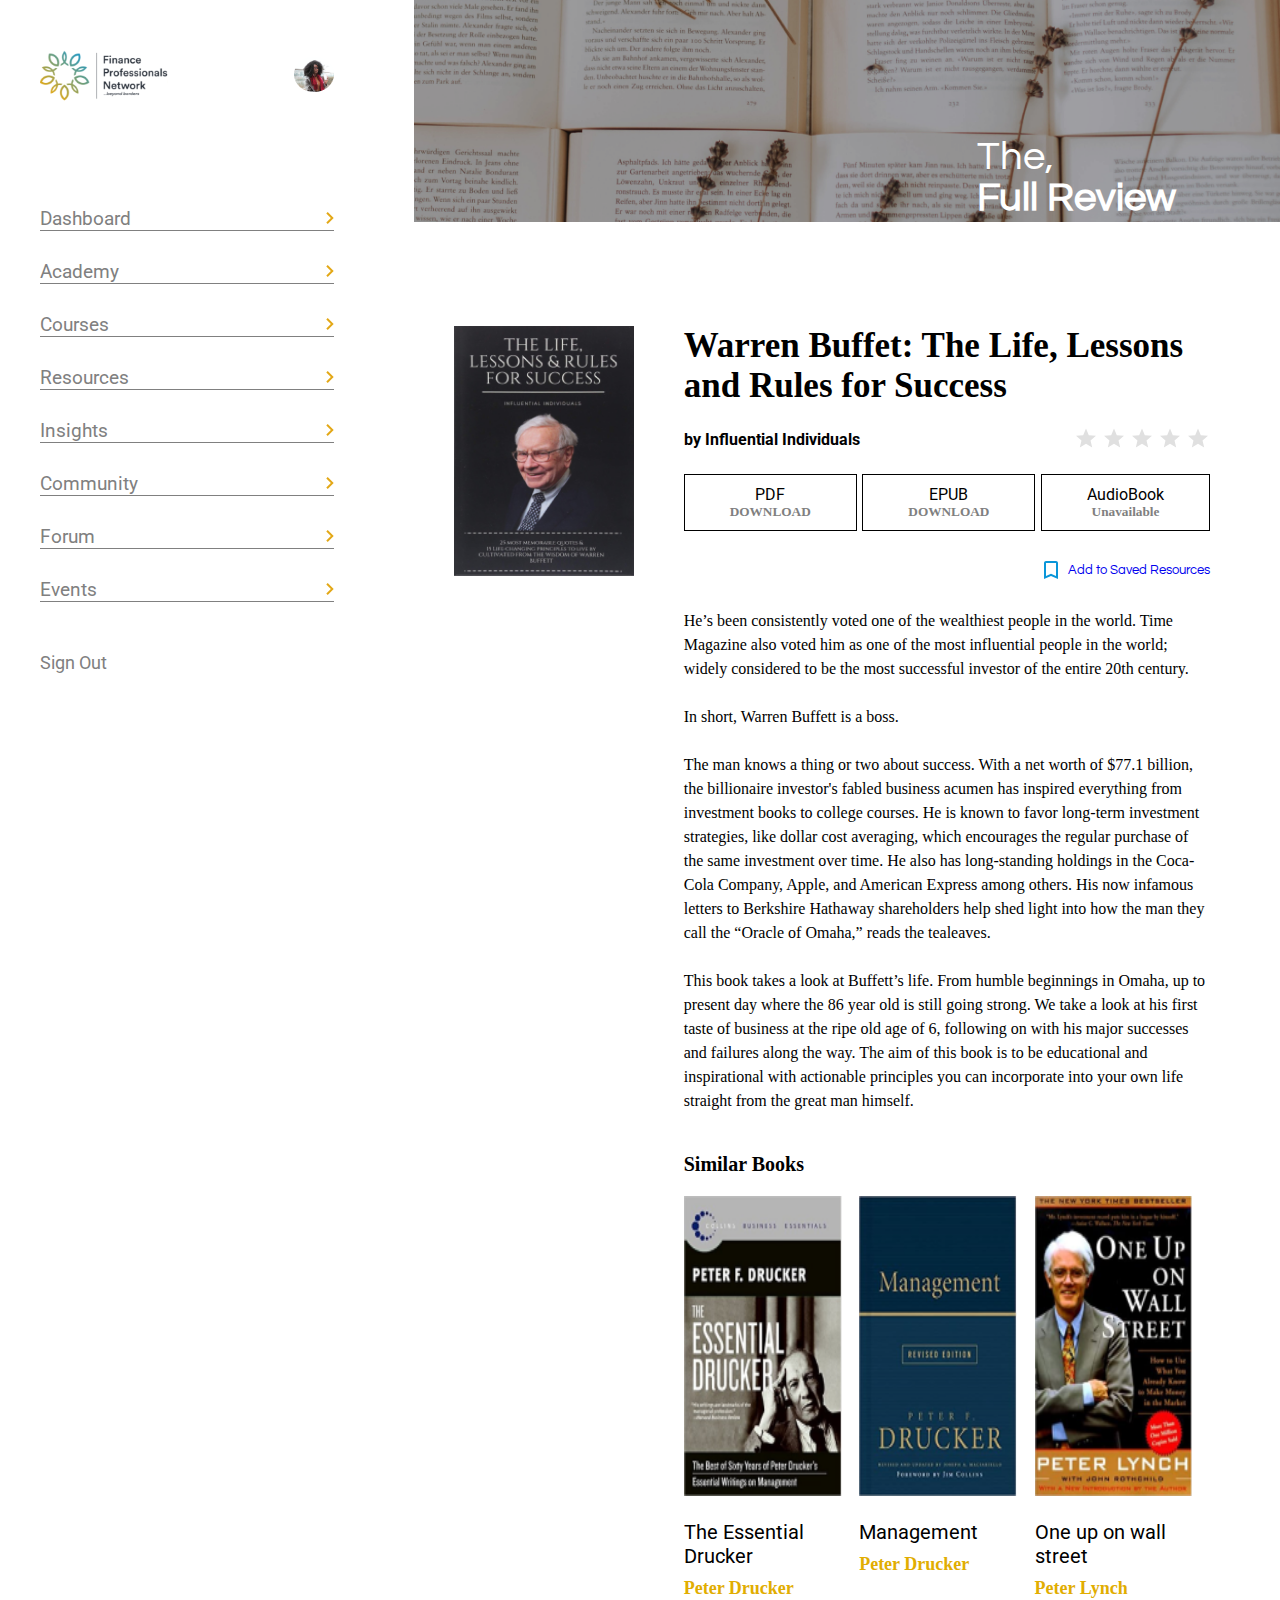
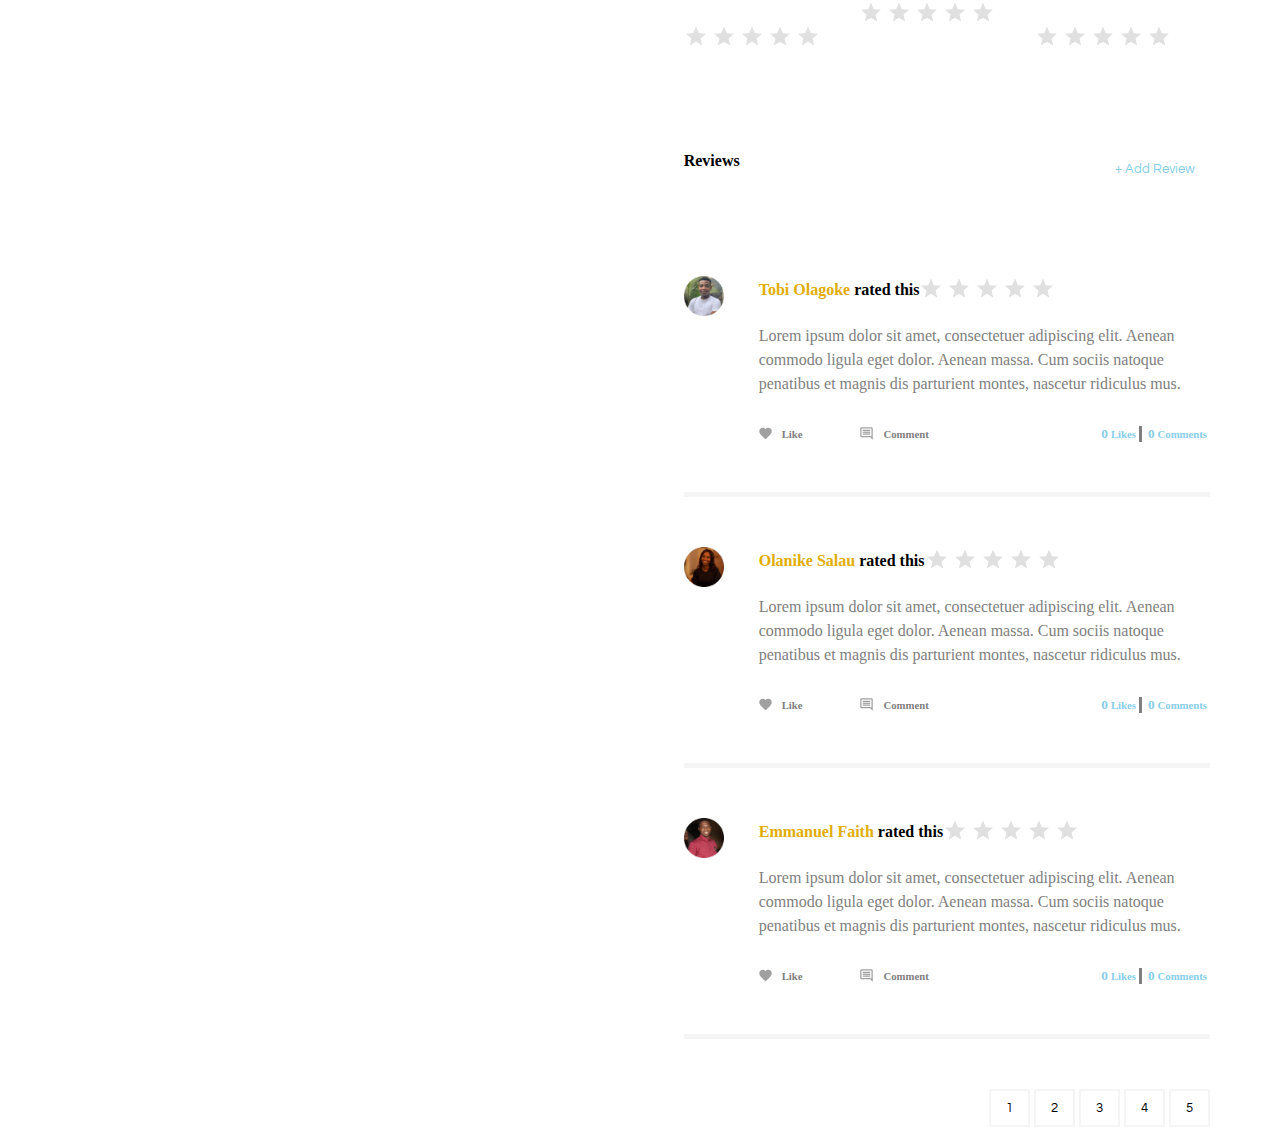
<file: bookreview.html>
<!DOCTYPE html>
<html lang="en">
  <head>
    <meta charset="UTF-8" />
    <meta name="viewport" content="width=device-width, initial-scale=1.0" />
    <title>Finance Pro Network</title>
    <link rel="stylesheet" href="./landing.css" />
    <link
      href="https://fonts.googleapis.com/css2?family=Questrial&display=swap"
      rel="stylesheet"
    />
    <link href="https://fonts.googleapis.com/css2?family=Roboto:wght@500&display=swap" 
    rel="stylesheet">
   

  </head>
  <body>
    <section class="bookreview-page">
      <div class="bookreview-page-display">
        <section class="dashboard-nav">
          <div class="dashboard-Header">
            <img src="./i/fpn-Logo.svg" class="signHeader-logo" />
            <img src="./upto/coffe-woman.png" class="userImage" />
          </div>
          <div class="dashboardNav-item">
            <h3>Dashboard</h3>
            <a href="./dashboard.html"
              ><img src="./i/arrow-icon.svg" class="dashboard-Arrowbtn"
            /></a>
          </div>
          <div class="dashboardNav-item">
            <h3>Academy</h3>
            <a href="#"
              ><img src="./i/arrow-icon.svg" class="dashboard-Arrowbtn"
            /></a>
          </div>
          <div class="dashboardNav-item">
            <h3>Courses</h3>
            <a href="#"
              ><img src="./i/arrow-icon.svg" class="dashboard-Arrowbtn"
            /></a>
          </div>
          <div class="dashboardNav-item">
            <h3>Resources</h3>
            <a href="./resources.html"
              ><img src="./i/arrow-icon.svg " class="dashboard-Arrowbtn"
            /></a>
          </div>
          <div class="dashboardNav-item">
            <h3>Insights</h3>
            <a href="#"
              ><img src="./i/arrow-icon.svg" class="dashboard-Arrowbtn"
            /></a>
          </div>
          <div class="dashboardNav-item">
            <h3>Community</h3>
            <a href="#"
              ><img src="./i/arrow-icon.svg" class="dashboard-Arrowbtn"
            /></a>
          </div>

          <div class="dashboardNav-item">
            <h3>Forum</h3>
            <a href="#"
              ><img src="./i/arrow-icon.svg" class="dashboard-Arrowbtn"
            /></a>
          </div>

          <div class="dashboardNav-item">
            <h3>Events</h3>
            <a href="./upcomingevents.html"
              ><img src="./i/arrow-icon.svg" class="dashboard-Arrowbtn"
            /></a>
          </div>

          <button onclick="logout()" class="dashboard-signout">Sign Out</button>
        </section>

        <section class="dashboard-resourcecontainer">
          <img src="./review/review-head-image.png" class="dashboardLaptop" />
          <h4 class="dashboardoverlaytext">
            <span>The,</span> <br />
            Full Review
          </h4>

          <div class="bookInfo">
            <img src="./review/buffett.png" class="bookreviewCover" />
            <div class="bokkOwnerSection">
              <h2>Warren Buffet: The Life, Lessons and Rules for Success</h2>
              <div class="bookinfo-ratings">
                <h4>by Influential Individuals</h4>
                <div class="bookratings">
                  <img src="./icons/star-icon.svg" class="rate-icon" />
                  <img src="./icons/star-icon.svg" class="rate-icon" />
                  <img src="./icons/star-icon.svg" class="rate-icon" />
                  <img src="./icons/star-icon.svg" class="rate-icon" />
                  <img src="./icons/star-icon.svg" class="rate-icon" />
                </div>
              </div>
              <div class="book-download">
                <div class="book-download-format">
                  <h4>PDF</h4>
                  <a href="#"><h5 class="book-availability">DOWNLOAD</h5></a>
                </div>
                <div class="book-download-format">
                  <h4>EPUB</h4>
                  <a href="#"><h5 class="book-availability">DOWNLOAD</h5></a>
                </div>
                <div class="book-download-format">
                  <h4>AudioBook</h4>
                  <a href="#"><h5 class="book-availability">Unavailable</h5></a>
                </div>
              </div>
              <button class="wishlist-btn">
                <img src="./icons/wishlist-icon.svg" class="wishlist-icon" />
                <a href="#">Add to Saved Resources</a>
              </button>

              <p>
                He’s been consistently voted one of the wealthiest people in the
                world. Time Magazine also voted him as one of the most
                influential people in the world; widely considered to be the
                most successful investor of the entire 20th century.<br /><br />
                In short, Warren Buffett is a boss.<br /><br />
                The man knows a thing or two about success. With a net worth of
                $77.1 billion, the billionaire investor's fabled business acumen
                has inspired everything from investment books to college
                courses. He is known to favor long-term investment strategies,
                like dollar cost averaging, which encourages the regular
                purchase of the same investment over time. He also has
                long-standing holdings in the Coca-Cola Company, Apple, and
                American Express among others. His now infamous letters to
                Berkshire Hathaway shareholders help shed light into how the man
                they call the “Oracle of Omaha,” reads the tealeaves.<br /><br />
                This book takes a look at Buffett’s life. From humble beginnings
                in Omaha, up to present day where the 86 year old is still going
                strong. We take a look at his first taste of business at the
                ripe old age of 6, following on with his major successes and
                failures along the way. The aim of this book is to be
                educational and inspirational with actionable principles you can
                incorporate into your own life straight from the great man
                himself.
              </p>

              <section class="similarbooks-section">
                <h3>Similar Books</h3>
                <div class="similar-books">
                  <div class="similarbook-card">
                    <img
                      src="./review/peter-drucker-1 3.png"
                      class="similarbook-cover"
                    />
                    <h4>The Essential Drucker</h4>
                    <h5>Peter Drucker</h5>
                    <div class="bookratings">
                      <img src="./icons/star-icon.svg" class="rate-icon" />
                      <img src="./icons/star-icon.svg" class="rate-icon" />
                      <img src="./icons/star-icon.svg" class="rate-icon" />
                      <img src="./icons/star-icon.svg" class="rate-icon" />
                      <img src="./icons/star-icon.svg" class="rate-icon" />
                    </div>
                  </div>

                  <div class="similarbook-card">
                    <img
                      src="./review/peter-drucker-2 2.png"
                      class="similarbook-cover"
                    />
                    <h4>Management</h4>
                    <h5>Peter Drucker</h5>
                    <div class="bookratings">
                      <img src="./icons/star-icon.svg" class="rate-icon" />
                      <img src="./icons/star-icon.svg" class="rate-icon" />
                      <img src="./icons/star-icon.svg" class="rate-icon" />
                      <img src="./icons/star-icon.svg" class="rate-icon" />
                      <img src="./icons/star-icon.svg" class="rate-icon" />
                    </div>
                  </div>

                  <div class="similarbook-card">
                    <img
                      src="./review/peter-lynch-1 2.png"
                      class="similarbook-cover"
                    />
                    <h4>One up on wall street</h4>
                    <h5>Peter Lynch</h5>
                    <div class="bookratings">
                      <img src="./icons/star-icon.svg" class="rate-icon" />
                      <img src="./icons/star-icon.svg" class="rate-icon" />
                      <img src="./icons/star-icon.svg" class="rate-icon" />
                      <img src="./icons/star-icon.svg" class="rate-icon" />
                      <img src="./icons/star-icon.svg" class="rate-icon" />
                    </div>
                  </div>
                </div>
              </section>

              <section class="userReview-section">
                <div class="userReview-heading">
                  <h4>Reviews</h4>
                  <button class="reviewbtn">+ Add Review</button>
                </div>
               


               


                <div class="reviewlist">
                  <div class="review-card">
                    <img src="./review/reviewer1.png" class="reviewer-image">
                    <div class="review">
                     <div class="reviewer-rating">
                       <h4><span class="reviewer-name">Tobi Olagoke </span>rated this</h4>
                         
                       <div class="bookratings">
                         <img src="./icons/star-icon.svg" class="rate-icon">
                         <img src="./icons/star-icon.svg" class="rate-icon">
                         <img src="./icons/star-icon.svg" class="rate-icon">
                         <img src="./icons/star-icon.svg" class="rate-icon">
                         <img src="./icons/star-icon.svg" class="rate-icon">
                       </div>
                     </div>
                      <p class="reviewer-comment">Lorem ipsum dolor sit amet, consectetuer adipiscing elit. 
                        Aenean commodo ligula eget dolor. Aenean massa. 
                        Cum sociis natoque penatibus et magnis dis parturient montes, 
                        nascetur ridiculus mus.
                       </p>
                         <div class="actionOnReview">
                       <div class="reactOnComment">
                         <span class="love-comment">
                               <img src="./icons/love-icon.svg" class="love-icon">
                               <h6>Like</h6>
                         </span>
                         <span class="leave-comment">
                           <img src="./icons/comment-icon.png" class="comment-icon">
                           <h6>Comment</h6>
                         </span>
                       </div>
                       <div class="numberOfReactions">
                         <span class="likes">
                           <h5 class="numberOfLikes">0</h5>
                           <h6>Likes</h6>
                         </span>
                         
                         <span class="comments">
                           <h5 class="numberOfComments">0</h5>
                           <h6>Comments</h6>
                         </span>
                        </div>
                     </div>
                    </div>
                  </div>

                  <div class="review-card">
                    <img src="./review/reviewer2.png" class="reviewer-image">
                    <div class="review">
                     <div class="reviewer-rating">
                       <h4><span class="reviewer-name">Olanike Salau </span>rated this</h4>
                         
                       <div class="bookratings">
                         <img src="./icons/star-icon.svg" class="rate-icon">
                         <img src="./icons/star-icon.svg" class="rate-icon">
                         <img src="./icons/star-icon.svg" class="rate-icon">
                         <img src="./icons/star-icon.svg" class="rate-icon">
                         <img src="./icons/star-icon.svg" class="rate-icon">
                       </div>
                     </div>
                      <p class="reviewer-comment">Lorem ipsum dolor sit amet, consectetuer adipiscing elit. 
                        Aenean commodo ligula eget dolor. Aenean massa. 
                        Cum sociis natoque penatibus et magnis dis parturient montes, 
                        nascetur ridiculus mus.
                       </p>
                         <div class="actionOnReview">
                       <div class="reactOnComment">
                         <span class="love-comment">
                               <img src="./icons/love-icon.svg" class="love-icon">
                               <h6>Like</h6>
                         </span>
                         <span class="leave-comment">
                           <img src="./icons/comment-icon.png" class="comment-icon">
                           <h6>Comment</h6>
                         </span>
                       </div>
                       <div class="numberOfReactions">
                         <span class="likes">
                           <h5 class="numberOfLikes">0</h5>
                           <h6>Likes</h6>
                         </span>
                         
                         <span class="comments">
                           <h5 class="numberOfComments">0</h5>
                           <h6>Comments</h6>
                         </span>
                        </div>
                     </div>
                    </div>
                  </div>

                  <div class="review-card">
                    <img src="./review/reviewer3.png" class="reviewer-image">
                    <div class="review">
                     <div class="reviewer-rating">
                       <h4><span class="reviewer-name">Emmanuel Faith </span>rated this</h4>
                         
                       <div class="bookratings">
                         <img src="./icons/star-icon.svg" class="rate-icon">
                         <img src="./icons/star-icon.svg" class="rate-icon">
                         <img src="./icons/star-icon.svg" class="rate-icon">
                         <img src="./icons/star-icon.svg" class="rate-icon">
                         <img src="./icons/star-icon.svg" class="rate-icon">
                       </div>
                     </div>
                      <p class="reviewer-comment">Lorem ipsum dolor sit amet, consectetuer adipiscing elit. 
                        Aenean commodo ligula eget dolor. Aenean massa. 
                        Cum sociis natoque penatibus et magnis dis parturient montes, 
                        nascetur ridiculus mus.
                       </p>
                         <div class="actionOnReview">
                       <div class="reactOnComment">
                         <span class="love-comment">
                               <img src="./icons/love-icon.svg" class="love-icon">
                               <h6>Like</h6>
                         </span>
                         <span class="leave-comment">
                           <img src="./icons/comment-icon.png" class="comment-icon">
                           <h6>Comment</h6>
                         </span>
                       </div>
                       <div class="numberOfReactions">
                         <span class="likes">
                           <h5 class="numberOfLikes">0</h5>
                           <h6>Likes</h6>
                         </span>
                         
                         <span class="comments">
                           <h5 class="numberOfComments">0</h5>
                           <h6>Comments</h6>
                         </span>
                        </div>
                     </div>
                    </div>
                  </div>

                </div>































              </section>
              <div class="pageSelection">
                <button>1</button>
                <button>2</button>
                <button>3</button>
                <button>4</button>
                <button>5</button>
               
              </div>
            </div>
          </div>






        </section>







      </div>
    </section>

    <script src="./main.js"></script>
  </body>
</html>
</file>
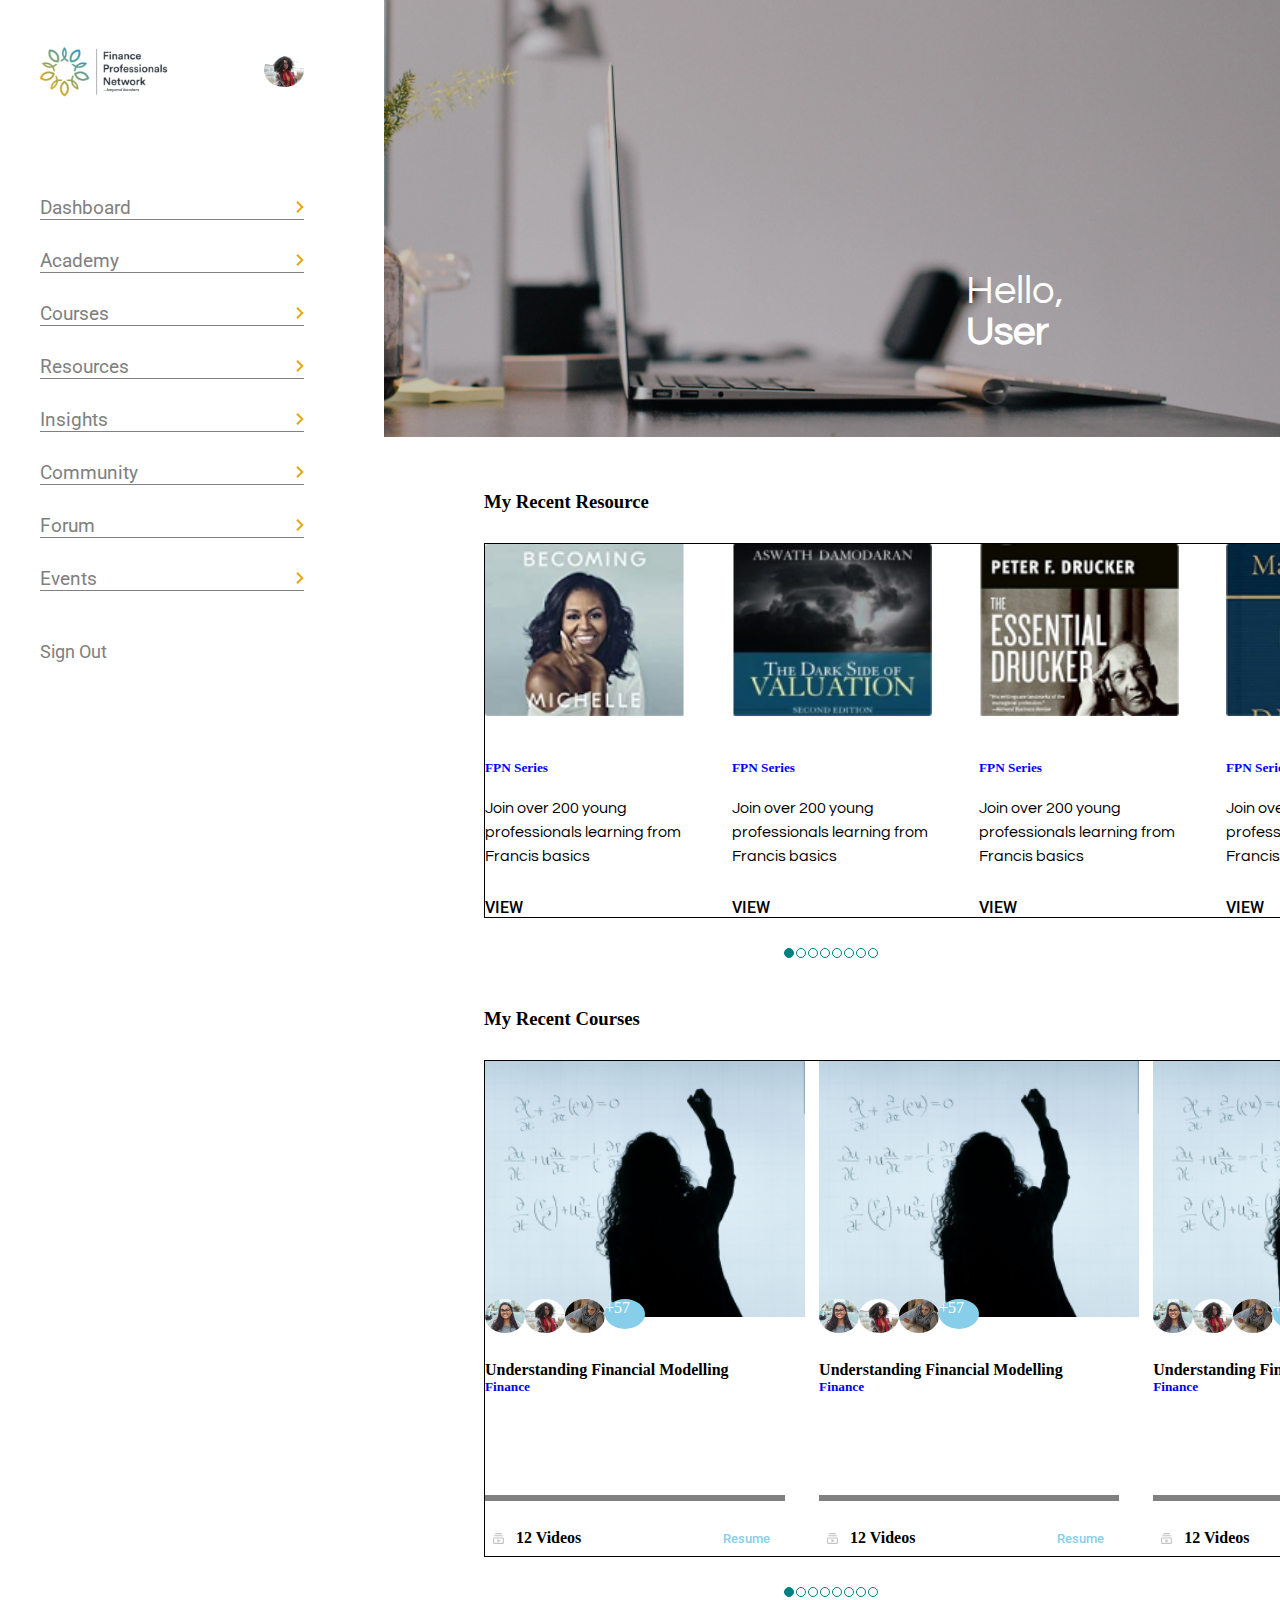
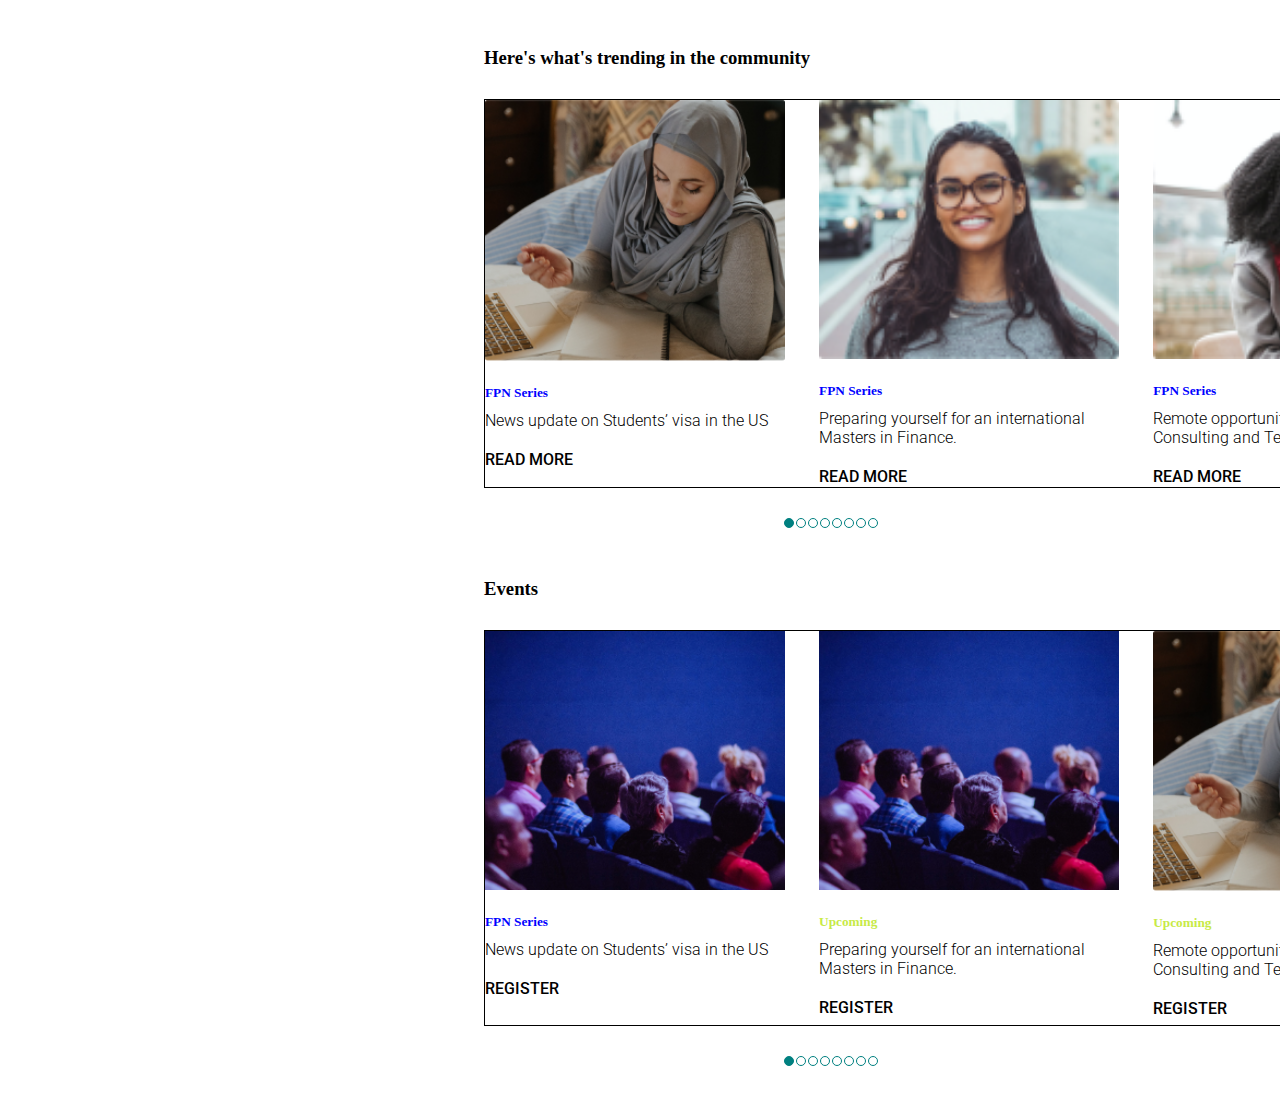
<file: dashboard.html>
<!DOCTYPE html>
<html lang="en">
  <head>
    <meta charset="UTF-8" />
    <meta name="viewport" content="width=device-width, initial-scale=1.0" />
    <title>Finance Pro Network</title>
    <link rel="stylesheet" href="./landing.css" />
    <link
      href="https://fonts.googleapis.com/css2?family=Questrial&display=swap"
      rel="stylesheet"
    />
    <link href="https://fonts.googleapis.com/css2?family=Roboto:wght@500&display=swap" 
    rel="stylesheet">
    

  </head>
  <body>
    <section class="dashboard">
        <div class="dashboard-display">
          <section class="dashboard-nav">
            <div class="dashboard-Header">
              <img src="./i/fpn-Logo.svg" class="signHeader-logo" />
              <img src="./upto/coffe-woman.png" class="userImage" />
            </div>
            <div class="dashboardNav-item">
              <h3>Dashboard</h3>
              <a href="./dashboard.html"><img src="./i/arrow-icon.svg" class="dashboard-Arrowbtn" /></a>
            </div>
            <div class="dashboardNav-item">
              <h3>Academy</h3>
              <a href="#"><img src="./i/arrow-icon.svg" class="dashboard-Arrowbtn" /></a>
            </div>
            <div class="dashboardNav-item">
              <h3>Courses</h3>
              <a href="#"><img src="./i/arrow-icon.svg" class="dashboard-Arrowbtn" /></a>
            </div>
            <div class="dashboardNav-item">
              <h3>Resources</h3>
             <a href="./resources.html"><img src="./i/arrow-icon.svg "  class="dashboard-Arrowbtn" /></a>
            </div>
            <div class="dashboardNav-item">
              <h3>Insights</h3>
              <a href="#"><img src="./i/arrow-icon.svg" class="dashboard-Arrowbtn" /></a>
            </div>
            <div class="dashboardNav-item">
              <h3>Community</h3>
              <a href="#"><img src="./i/arrow-icon.svg" class="dashboard-Arrowbtn" /></a>
            </div>

            <div class="dashboardNav-item">
              <h3>Forum</h3>
              <a href="#"><img src="./i/arrow-icon.svg" class="dashboard-Arrowbtn" /></a>
            </div>

            <div class="dashboardNav-item">
              <h3>Events</h3>
              <a href="./upcomingevents.html"><img src="./i/arrow-icon.svg" class="dashboard-Arrowbtn" /></a>
            </div>

            <button onclick="logout()"  class="dashboard-signout"> Sign Out </button>
          </section>

      <section class="dashboard-resourcecontainer">
            <img src="./dashboard/dashboard-laptop.png" class="dashboardLaptop"/>
            <h4 class="dashboardoverlaytext"><span>Hello,</span> <br> User</h4>
            <section class="recentResource">
              <h3>My Recent Resource</h3>
              <div class="carousel">
                <div class="carousel-track">
                  <div class="resourceCard">
                    <img src="./dashboard/resource1.png" class="resourceImage" />
                    <h5 style="color: blue">FPN Series</h5>
                    <p>
                      Join over 200 young professionals learning from Francis basics
                    </p>
                    <a href="./bookreview.html" class="resource-cta">VIEW</a>
                  </div>
                  <div class="resourceCard">
                    <img src="./dashboard/resource2.png" class="resourceImage" />
                    <h5 style="color: blue">FPN Series</h5>
                    <p>
                      Join over 200 young professionals learning from Francis basics
                    </p>
                    <a href="./bookreview.html" class="resource-cta">VIEW</a>
                  </div>
                  <div class="resourceCard">
                    <img src="./dashboard/resource3.png" class="resourceImage" />
                    <h5 style="color: blue">FPN Series</h5>
                    <p>
                      Join over 200 young professionals learning from Francis basics
                    </p>
                    <a href="./bookreview.html" class="resource-cta">VIEW</a>
                  </div>
                  <div class="resourceCard">
                    <img src="./dashboard/resource4.png" class="resourceImage" />
                    <h5 style="color: blue">FPN Series</h5>
                    <p>
                      Join over 200 young professionals learning from Francis basics
                    </p>
                    <a href="./bookreview.html" class="resource-cta">VIEW</a>
                  </div>
                  <div class="resourceCard">
                    <img src="./dashboard/resource5.png" class="resourceImage" />
                    <h5 style="color: blue">FPN Series</h5>
                    <p>
                      Join over 200 young professionals learning from Francis basics
                    </p>
                    <a href="./bookreview.html" class="resource-cta">VIEW</a>
                  </div>
                  <div class="resourceCard">
                    <img src="./dashboard/resource6.png" class="resourceImage" />
                    <h5 style="color: blue">FPN Series</h5>
                    <p>
                      Join over 200 young professionals learning from Francis basics
                    </p>
                    <a href="./bookreview.html" class="resource-cta">VIEW</a>
                  </div>
                  <div class="resourceCard">
                    <img src="./dashboard/resource7.png" class="resourceImage" />
                    <h5 style="color: blue">FPN Series</h5>
                    <p>
                      Join over 200 young professionals learning from Francis basics
                    </p>
                    <a href="./bookreview.html" class="resource-cta">VIEW</a>
                  </div>
                  <div class="resourceCard">
                    <img src="./dashboard/resource3.png" class="resourceImage" />
                    <h5 style="color: blue">FPN Series</h5>
                    <p>
                      Join over 200 young professionals learning from Francis basics
                    </p>
                    <a href="./bookreview.html" class="resource-cta">VIEW</a>
                  </div>
  
                  
                </div>
              </div>
              <div class="carousel-identifier">
                <div></div>
                <div></div>
                <div></div>
                <div></div>
                <div></div>
                <div></div>
                <div></div>
                <div></div>
              </div>
            </section>
  
  
            <section class="recentCourses">
              <h3>My Recent Courses</h3>
              <div class="carousel">
                <div class="carousel-track">
                  <div class="courseCard">
                    <img src="./upto/woman-writing.png" class="courseImage" />
                    <div class="course-attendees">
                      <div class="attendee1"><img src="./upto/glasses-woman.png" class="attendeeImage"></div>
                      <div class="attendee2" ><img src="./upto/coffe-woman.png" class="attendeeImage"></div>
                      <div class="attendee3"><img src="./upto/woman-wearing-hijab.png" class="attendeeImage"></div>
                      <div class="attendee4">+57</div>
                    </div>
                    <p>
                      Understanding Financial Modelling
                    </p>
                    <h5 style="color: blue">Finance</h5>
                  
                    
                    <div class="hr"></div>
                    <div class="vidNum-container" >
                      <div class="videoNum">
                        <img src="./icons/videoicon.svg" class="videoImage">
                        <h4>12 Videos</h4>
                      </div>
                      <button class="resume">Resume</button>
                    </div>
                  </div>
                  <div class="courseCard">
                    <img src="./upto/woman-writing.png" class="courseImage" />
                    <div class="course-attendees">
                      <div class="attendee1"><img src="./upto/glasses-woman.png" class="attendeeImage"></div>
                      <div class="attendee2" ><img src="./upto/coffe-woman.png" class="attendeeImage"></div>
                      <div class="attendee3"><img src="./upto/woman-wearing-hijab.png" class="attendeeImage"></div>
                      <div class="attendee4">+57</div>
                    </div>
                    <p>
                      Understanding Financial Modelling
                    </p>
                    <h5 style="color: blue">Finance</h5>
                   
                  
                    <div class="hr"></div>
                    <div class="vidNum-container">
                      <div class="videoNum">
                        <img src="./icons/videoicon.svg" class="videoImage">
                        <h4>12 Videos</h4>
                      </div>
                      <button class="resume">Resume</button>
                    </div>
                  </div>
                  <div class="courseCard">
                    <img src="./upto/woman-writing.png" class="courseImage" />
                    <div class="course-attendees">
                      <div class="attendee1"><img src="./upto/glasses-woman.png" class="attendeeImage"></div>
                      <div class="attendee2" ><img src="./upto/coffe-woman.png" class="attendeeImage"></div>
                      <div class="attendee3"><img src="./upto/woman-wearing-hijab.png" class="attendeeImage"></div>
                      <div class="attendee4">+57</div>
                    </div>
                    <p>
                      Understanding Financial Modelling
                    </p>
                    <h5 style="color: blue">Finance</h5>
                   
                    
                      <div class="hr"></div>
                      <div class="vidNum-container">
                        <div class="videoNum">
                          <img src="./icons/videoicon.svg" class="videoImage">
                          <h4>12 Videos</h4>
                        </div>
                        <button class="resume">Resume</button>
                      </div>
                    
                  </div>
                  <div class="courseCard">
                    <img src="./upto/woman-writing.png" class="courseImage" />
                    <div class="course-attendees">
                      <div class="attendee1"><img src="./upto/glasses-woman.png" class="attendeeImage"></div>
                      <div class="attendee2" ><img src="./upto/coffe-woman.png" class="attendeeImage"></div>
                      <div class="attendee3"><img src="./upto/woman-wearing-hijab.png" class="attendeeImage"></div>
                      <div class="attendee4">+57</div>
                    </div>
                    <p>
                      Understanding Financial Modelling
                    </p>
                    <h5 style="color: blue">Finance</h5>
                   
                   
                      <div class="hr"></div>
                      <div class="vidNum-container">
                        <div class="videoNum">
                          <img src="./icons/videoicon.svg" class="videoImage">
                          <h4>12 Videos</h4>
                        </div>
                        <button class="resume">Resume</button>
                      </div>
                   
                  </div>
                  <div class="courseCard">
                    <img src="./upto/woman-writing.png" class="courseImage" />
                    <div class="course-attendees">
                      <div class="attendee1"><img src="./upto/glasses-woman.png" class="attendeeImage"></div>
                      <div class="attendee2" ><img src="./upto/coffe-woman.png" class="attendeeImage"></div>
                      <div class="attendee3"><img src="./upto/woman-wearing-hijab.png" class="attendeeImage"></div>
                      <div class="attendee4">+57</div>
                    </div>
                    <p>
                      Understanding Financial Modelling
                    </p>
                    <h5 style="color: blue">Finance</h5>
                   
                    
                    <div class="hr"></div>
                    <div class="vidNum-container">
                      <div class="videoNum">
                        <img src="./icons/videoicon.svg" class="videoImage">
                        <h4>12 Videos</h4>
                      </div>
                      <button class="resume">Resume</button>
                    </div>
                  </div>
                  <div class="courseCard">
                    <img src="./upto/woman-writing.png" class="courseImage" />
                    <div class="course-attendees">
                      <div class="attendee1"><img src="./upto/glasses-woman.png" class="attendeeImage"></div>
                      <div class="attendee2" ><img src="./upto/coffe-woman.png" class="attendeeImage"></div>
                      <div class="attendee3"><img src="./upto/woman-wearing-hijab.png" class="attendeeImage"></div>
                      <div class="attendee4">+57</div>
                    </div>
                    <p>
                      Understanding Financial Modelling
                    </p>
                    <h5 style="color: blue">Finance</h5>
                    
                   
                    <div class="hr"></div>
                    <div class="vidNum-container">
                      <div class="videoNum">
                        <img src="./icons/videoicon.svg" class="videoImage">
                        <h4>12 Videos</h4>
                      </div>
                      <button class="resume">Resume</button>
                    </div>
                  </div>
                  <div class="courseCard">
                    <img src="./upto/woman-writing.png" class="courseImage" />
                    <div class="course-attendees">
                      <div class="attendee1"><img src="./upto/glasses-woman.png" class="attendeeImage"></div>
                      <div class="attendee2" ><img src="./upto/coffe-woman.png" class="attendeeImage"></div>
                      <div class="attendee3"><img src="./upto/woman-wearing-hijab.png" class="attendeeImage"></div>
                      <div class="attendee4">+57</div>
                    </div>
                    <p>
                      Understanding Financial Modelling
                    </p>
                    <h5 style="color: blue">Finance</h5>
                  
                   
                    <div class="hr"></div>
                    <div class="vidNum-container">
                      <div class="videoNum">
                        <img src="./icons/videoicon.svg" class="videoImage">
                        <h4>12 Videos</h4>
                      </div>
                      <button class="resume">Resume</button>
                    </div>
                  </div>
                  <div class="courseCard">
                    <img src="./upto/woman-writing.png" class="courseImage" />
                    <div class="course-attendees">
                      <div class="attendee1"><img src="./upto/glasses-woman.png" class="attendeeImage"></div>
                      <div class="attendee2" ><img src="./upto/coffe-woman.png" class="attendeeImage"></div>
                      <div class="attendee3"><img src="./upto/woman-wearing-hijab.png" class="attendeeImage"></div>
                      <div class="attendee4">+57</div>
                    </div>
                    <p>
                      Understanding Financial Modelling
                    </p>
                    <h5 style="color: blue">Finance</h5>
                   
                    <div class="hr"></div>
                    <div class="vidNum-container" >
                      <div class="videoNum">
                        <img src="./icons/videoicon.svg" class="videoImage">
                        <h4>12 Videos</h4>
                      </div>
                      <button class="resume">Resume</button>
                    </div>
                    
                  </div>
  
                  
                </div>
              </div>
              <div class="carousel-identifier">
                <div></div>
                <div></div>
                <div></div>
                <div></div>
                <div></div>
                <div></div>
                <div></div>
                <div></div>
              </div>
            </section>
         
            <section class="communityTrend">
              <h3>Here's what's trending in the community</h3>
              <div class="carousel">
                <div class="carousel-track">
                  <div class="communityTrendCard">
                    <img src="./upto/woman-wearing-hijab.png" class="communityTrendImage" />
                    <h5 style="color: blue">FPN Series</h5>
                    <p>
                      News update on Students’ visa in the US  
                    </p>
                    <a href="#" class="communityTrend-cta">READ MORE</a>
                  </div>
                  <div class="communityTrendCard">
                    <img src="./upto/glasses-woman.png" class="communityTrendImage" />
                    <h5 style="color: blue">FPN Series</h5>
                    <p>
                      Preparing yourself for an international Masters in Finance.
                    </p>
                    <a href="#" class="communityTrend-cta">READ MORE</a>
                  </div>
                  <div class="communityTrendCard">
                    <img src="./upto/coffe-woman.png" class="communityTrendImage" />
                    <h5 style="color: blue">FPN Series</h5>
                    <p>
                      Remote opportunities in Finance, Consulting and Tech.
                    </p>
                    <a href="#" class="communityTrend-cta">READ MORE</a>
                  </div>
                  <div class="communityTrendCard">
                    <img src="./upto/glasses-woman.png" class="communityTrendImage" />
                    <h5 style="color: blue">FPN Series</h5>
                    <p>
                      Preparing yourself for an international Masters in Finance.
                    </p>
                    <a href="#" class="communityTrend-cta">READ MORE</a>
                  </div>
                  <div class="communityTrendCard">
                    <img src="./upto/coffe-woman.png" class="communityTrendImage" />
                    <h5 style="color: blue">FPN Series</h5>
                    <p>
                      News update on Students’ visa in the US 
                    </p>
                    <a href="#" class="communityTrend-cta">READ MORE</a>
                  </div>
                  <div class="communityTrendCard">
                    <img src="./upto/people-sitting.png" class="communityTrendImage" />
                    <h5 style="color: blue">FPN Series</h5>
                    <p>
                      Preparing yourself for an international Masters in Finance.
                    </p>
                    <a href="#" class="communityTrend-cta">READ MORE</a>
                  </div>
                  <div class="communityTrendCard">
                    <img src="./upto/image2.png" class="communityTrendImage" />
                    <h5 style="color: blue">FPN Series</h5>
                    <p>
                      Remote opportunities in Finance, Consulting and Tech.
                    </p>
                    <a href="#" class="communityTrend-cta">READ MORE</a>
                  </div>
                  <div class="communityTrendCard">
                    <img src="./upto/glasses-woman.png" class="communityTrendImage" />
                    <h5 style="color: blue">FPN Series</h5>
                    <p>
                      Preparing yourself for an international Masters in Finance.
                    </p>
                    <a href="#" class="communityTrend-cta">READ MORE</a>
                  </div>
  
                  
                </div>
              </div>
              <div class="carousel-identifier">
                <div></div>
                <div></div>
                <div></div>
                <div></div>
                <div></div>
                <div></div>
                <div></div>
                <div></div>
              </div>
            </section>
         
         
            <section class="events">
              <h3>Events</h3>
              <div class="carousel">
                <div class="carousel-track">
                  <div class="eventCard">
                    <img src="./upto/people-sitting.png" class="eventImage" />
                    <h5 style="color: blue">FPN Series</h5>
                    <p>
                      News update on Students’ visa in the US  
                    </p>
                    <a href="./ongoingevents.html" class="event-cta">REGISTER</a>
                  </div>
                  <div class="eventCard">
                    <img src="./upto/people-sitting.png" class="eventImage" />
                    <h5 style="color: #c7ea46">Upcoming</h5>
                    <p>
                      Preparing yourself for an international Masters in Finance.
                    </p>
                    <a href="./ongoingevents.html" class="event-cta">REGISTER</a>
                  </div>
                  <div class="eventCard">
                    <img src="./upto/woman-wearing-hijab.png" class="eventImage" />
                    <h5 style="color: #c7ea46">Upcoming</h5>
                    <p>
                      Remote opportunities in Finance, Consulting and Tech.
                    </p>
                    <a href="./ongoingevents.html" class="event-cta">REGISTER</a>
                  </div>
                  <div class="eventCard">
                    <img src="./upto/smiling-woman.png" class="eventImage" />
                    <h5 style="color: #c7ea46">Upcoming</h5>
                    <p>
                      Mental Health & Work Stress Management.
                    </p>
                    <a href="./ongoingevents.html" class="event-cta">REGISTER</a>
                  </div>
                  <div class="eventCard">
                    <img src="./upto/glasses-woman.png" class="eventImage" />
                    <h5 style="color: blue">On Going</h5>
                    <p>
                      Deep Sector Analysis: Opportunities in Sports
                    </p>
                    <a href="./ongoingevents.html" class="event-cta">JOIN IN</a>
                  </div>
                  <div class="eventCard">
                    <img src="./upto/glasses-woman.png" class="eventImage" />
                    <h5 style="color: #e1ad01">Past Event</h5>
                    <p>
                      Career Development with Yemi Faseun
                    </p>
                    <a href="./pastevents.html" class="event-cta">VIEW EVENT</a>
                  </div>
                  <div class="eventCard">
                    <img src="./upto/woman-writing.png" class="eventImage" />
                    <h5 style="color: #e1ad01">Past Event</h5>
                    <p>
                      FPN Ladies talk: Managing two power assets in this pandemic.
                    </p>
                    <a href="./pastevents.html" class="event-cta">VIEW EVENT</a>
                  </div>
                  <div class="eventCard">
                    <img src="./upto/coffe-woman.png" class="eventImage" />
                    <h5 style="color: #e1ad01">Past Event</h5>
                    <p>
                      Nigeria's Macros with Wale Olusi
                    </p>
                    <a href="./pastevents.html" class="event-cta">VIEW EVENT</a>
                  </div>
  
                  
                </div>
              </div>
              <div class="carousel-identifier">
                <div></div>
                <div></div>
                <div></div>
                <div></div>
                <div></div>
                <div></div>
                <div></div>
                <div></div>
              </div>
            </section>
          </section>
        </div>
      </section>

    <script src="./main.js"></script>
  </body>
</html>
</file>
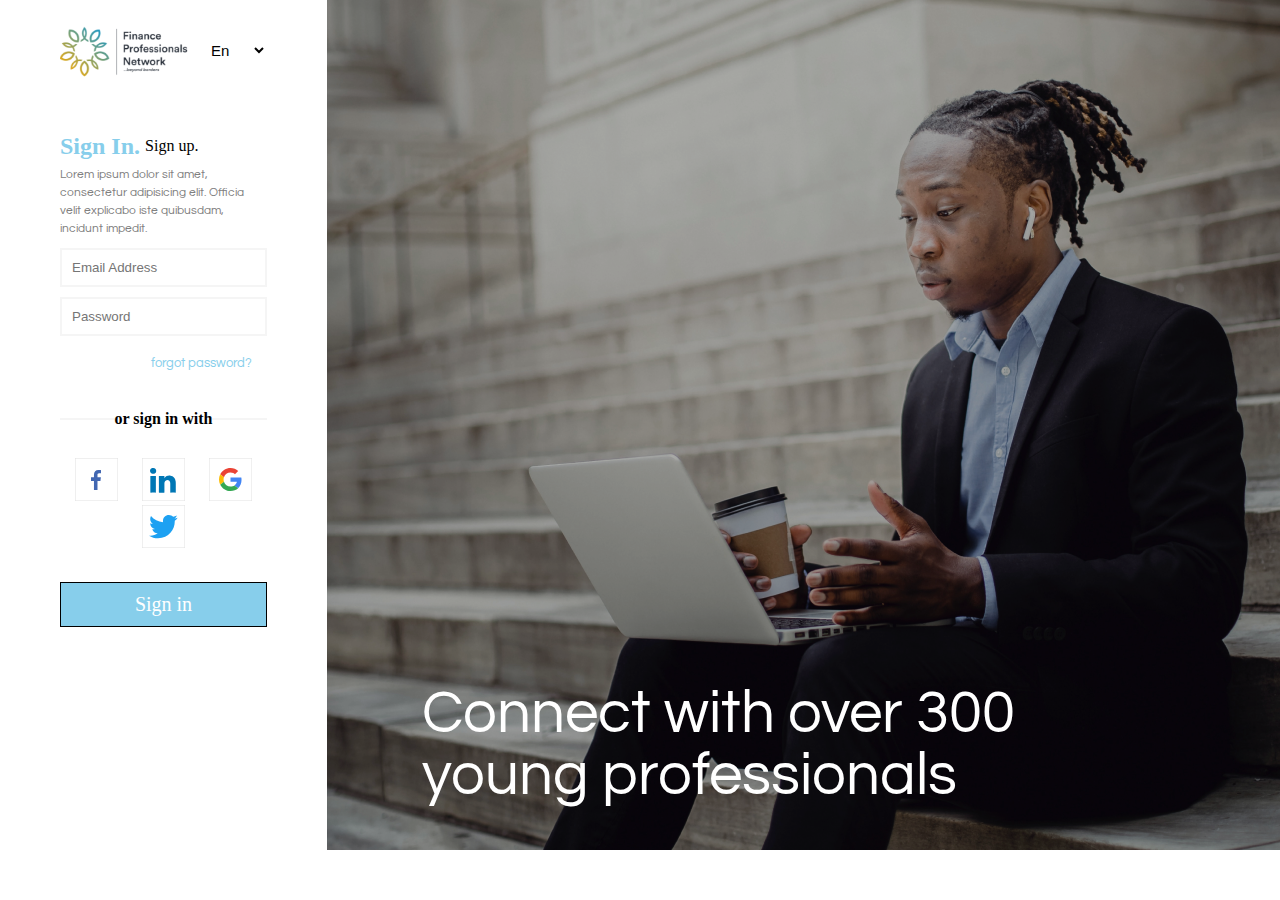
<file: login.html>
<!DOCTYPE html>
<html lang="en">
  <head>
    <meta charset="UTF-8" />
    <meta name="viewport" content="width=device-width, initial-scale=1.0" />
    <title>Finance Pro Network</title>
    <link rel="stylesheet" href="./landing.css" />
    <link
      href="https://fonts.googleapis.com/css2?family=Questrial&display=swap"
      rel="stylesheet"
    />
    <link href="https://fonts.googleapis.com/css2?family=Roboto:wght@500&display=swap" 
    rel="stylesheet">
    

  </head>
  <body>
    <section class="logInPage">
      <div class="loginDisplay">
        <div class="sign">
          <div class="signHeader">
            <img src="./i/fpn-Logo.svg" class="signHeader-logo" />
            <select
              name="languages"
              class="signHeader-language"
              style="border: transparent; background-color: transparent"
            >
              <option value="English">En</option>
              <option value="French">Fre</option>
              <option value="Spanish">Spn</option>
              <option value="Dutch">Dutch</option>
            </select>
          </div>
          <div class="sign-identifier">
            <h2 style="color: skyblue">Sign In.</h2>
            <a href="./signup.html" style="
            background-color: transparent;
            font-weight: 300px;
            border: transparent;
            color: black;
          ">Sign up.</a>
            
          </div>
          <p>
            Lorem ipsum dolor sit amet, consectetur adipisicing elit. Officia
            velit explicabo iste quibusdam, incidunt impedit.
          </p>
          <div class="signEmailContainer">
            <input
              type="text"
              placeholder="Email Address"
              class="signinEmail"
            />
            <input
              type="password"
              placeholder="Password"
              class="signinPassword"
            />
            <button
              onclick="changePassword()"
              class="forgotpassword"
              style="
                color: skyblue;
                background-color: transparent;
                border: transparent;
              "
            >
              forgot password?
            </button>
          </div>
          <h4>or sign in with</h4>

          <div class="sign-icons">
            <a href="http://placecorgi.com" target="_blank"
              ><img src="./icons/blue-facebook.svg" class="icon"
            /></a>
            <a href="http://placecorgi.com" target="_blank"
              ><img src="./icons/LinkedIn.svg" class="icon"
            /></a>
            <a href="http://placecorgi.com" target="_blank"
              ><img src="./icons/Google.svg" class="icon"
            /></a>
            <a href="http://placecorgi.com" target="_blank"
              ><img src="./icons/blue-Twitter.svg" class="icon"
            /></a>
          </div>
           <a onclick="signIn()"href="./dashboard.html" class="signbtn"> Sign in</a>
        
        </div>
        <div class="signImage">
          <img src="./upto/man-drinking.png" class="signImage" />
          <p class="signImage-text">
            Connect with over 300 young professionals
          </p>
        </div>
      </div>
    </section>

    <script src="./main.js"></script>
  </body>
</html>
</file>
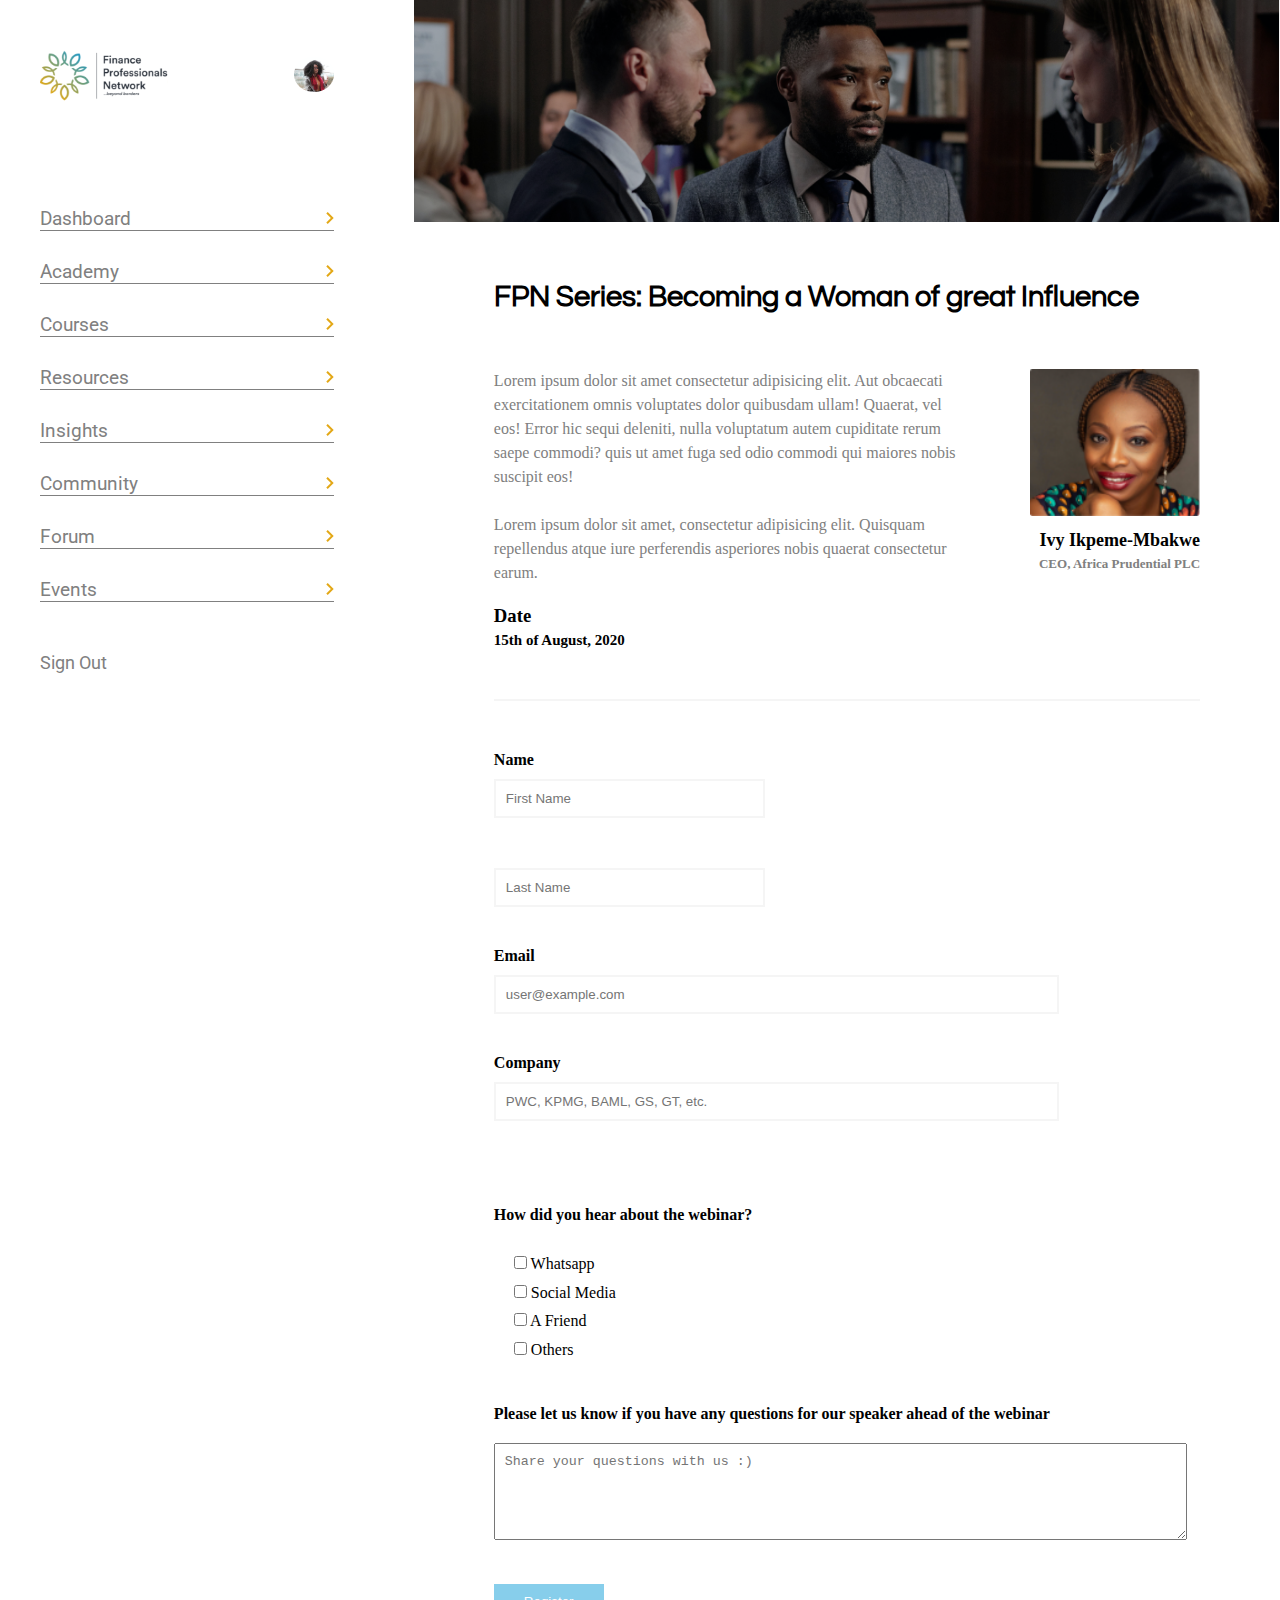
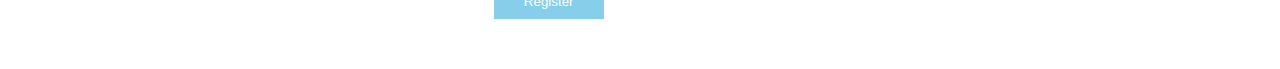
<file: ongoingevents.html>
<!DOCTYPE html>
<html lang="en">
  <head>
    <meta charset="UTF-8" />
    <meta name="viewport" content="width=device-width, initial-scale=1.0" />
    <title>Finance Pro Network</title>
    <link rel="stylesheet" href="./landing.css" />
    <link
      href="https://fonts.googleapis.com/css2?family=Questrial&display=swap"
      rel="stylesheet"
    />
    <link href="https://fonts.googleapis.com/css2?family=Roboto:wght@500&display=swap"
     rel="stylesheet">

     

  </head>
  <body>
    <section class="ongoingevents">
      <div class="event-display-ongoing">
        <section class="dashboard-nav">
          <div class="dashboard-Header">
            <img src="./i/fpn-Logo.svg" class="signHeader-logo" />
            <img src="./upto/coffe-woman.png" class="userImage" />
          </div>
          <div class="dashboardNav-item">
            <h3>Dashboard</h3>
            <a href="./dashboard.html"
              ><img src="./i/arrow-icon.svg" class="dashboard-Arrowbtn"
            /></a>
          </div>
          <div class="dashboardNav-item">
            <h3>Academy</h3>
            <a href="#"
              ><img src="./i/arrow-icon.svg" class="dashboard-Arrowbtn"
            /></a>
          </div>
          <div class="dashboardNav-item">
            <h3>Courses</h3>
            <a href="#"
              ><img src="./i/arrow-icon.svg" class="dashboard-Arrowbtn"
            /></a>
          </div>
          <div class="dashboardNav-item">
            <h3>Resources</h3>
            <a href="./resources.html"
              ><img src="./i/arrow-icon.svg " class="dashboard-Arrowbtn"
            /></a>
          </div>
          <div class="dashboardNav-item">
            <h3>Insights</h3>
            <a href="#"
              ><img src="./i/arrow-icon.svg" class="dashboard-Arrowbtn"
            /></a>
          </div>
          <div class="dashboardNav-item">
            <h3>Community</h3>
            <a href="#"
              ><img src="./i/arrow-icon.svg" class="dashboard-Arrowbtn"
            /></a>
          </div>

          <div class="dashboardNav-item">
            <h3>Forum</h3>
            <a href="#"
              ><img src="./i/arrow-icon.svg" class="dashboard-Arrowbtn"
            /></a>
          </div>

          <div class="dashboardNav-item">
            <h3>Events</h3>
            <a href="./upcomingevents.html"
              ><img src="./i/arrow-icon.svg" class="dashboard-Arrowbtn"
            /></a>
          </div>
          <button onclick="logout()" class="dashboard-signout">Sign Out</button>
        </section>
        <section class="event-container">
          <img src="./events/event-main-image.png" class="eventMainImage" />

          <!-- <div class="resourceFilter">
                    <nav class="resourceNav">
                        <a href="./upcomingevents.html">Upcoming</a>
                        <a href="./ongoingevents.html">Ongoing</a>
                        <a href="./pastevents.html">Past Events</a>
                    </nav>
                       <div class="filterByEmail">
                           <input type="text" placeholder="Enter search term here" class="enterEmail">
                            <button onclick="filterResource()">Search</button>
                       </div>
              
                      <div class="filterCheckbox">
                       <h3 >Filter by:</h3>
                      <span><input type="checkbox">
                        <h3>Title</h3>
                      </span>
    
                      <span><input type="checkbox">
                        <h3>Author</h3>
                      </span>
    
                      <span><input type="checkbox">
                        <h3>Size</h3>
                      </span>
    
                      <span><input type="checkbox">
                        <h3>Company</h3>
                      </span>
                    </div>
    
                  </div> -->

          <div class="eventInfo">
            <h1>FPN Series: Becoming a Woman of great Influence</h1>
            <div class="ongoingEventInfoCard">
              <div class="info">
                <p>
                  Lorem ipsum dolor sit amet consectetur adipisicing elit. Aut
                  obcaecati exercitationem omnis voluptates dolor quibusdam
                  ullam! Quaerat, vel eos! Error hic sequi deleniti, nulla
                  voluptatum autem cupiditate rerum saepe commodi? quis ut amet
                  fuga sed odio commodi qui maiores nobis suscipit eos!<br /><br />
                  Lorem ipsum dolor sit amet, consectetur adipisicing elit.
                  Quisquam repellendus atque iure perferendis asperiores nobis
                  quaerat consectetur earum.
                </p>
                <div class="ongoingEventTime">
                  <h3>Date</h3>
                  <h5>15th of August, 2020</h5>
                </div>
              </div>

              <div class="ongoingEventInfoCardImageCard">
                <img
                  src="./upto/ongoing-events-ivy.png"
                  class="ongoingEventInfoCardImage"
                />
                <h3>Ivy Ikpeme-Mbakwe</h3>
                <h5>CEO, Africa Prudential PLC</h5>
              </div>
            </div>

            <form action="">
              <div class="inputDetails">
                <label for="name">Name</label><br />
                <input
                  type="text"
                  class="ongoingEventRegFname"
                  placeholder="First Name"
                />
                <input
                  type="text"
                  class="ongoingEventRegLname"
                  placeholder="Last Name"
                /><br />
                <label for="email">Email</label><br />
                <input
                  type="email"
                  class="ongoingEventRegEmail"
                  placeholder="user@example.com"
                /><br />
                <label for="company">Company</label><br />
                <input
                  type="text"
                  class="ongoingEventRegCompany"
                  placeholder="PWC, KPMG, BAML, GS, GT, etc."
                />
              </div>

              <div class="activechannel">
                <p>How did you hear about the webinar?</p>
                <input type="checkbox" class="activeChannel1" />
                <label for="whatsapp">Whatsapp</label><br />
                <input type="checkbox" class="activeChannel2" />
                <label for="socialmedia">Social Media</label><br />
                <input type="checkbox" class="activeChannel3" />
                <label for="afriend">A Friend</label><br />
                <input type="checkbox" class="activeChannel4" />
                <label for="others">Others</label><br />
              </div>

              <div class="webinarQuestion">
                <p>
                  Please let us know if you have any questions for our speaker
                  ahead of the webinar
                </p>
                <textarea
                  name=""
                  class="userQuestion"
                  cols="82"
                  rows="5"
                  placeholder="Share your questions with us :)"
                ></textarea>
              </div>

              <input type="submit" value="Register" class="ongoingRegBtn" />
            </form>
          </div>
        </section>
      </div>
    </section>

    <script src="./main.js"></script>
  </body>
</html>
</file>
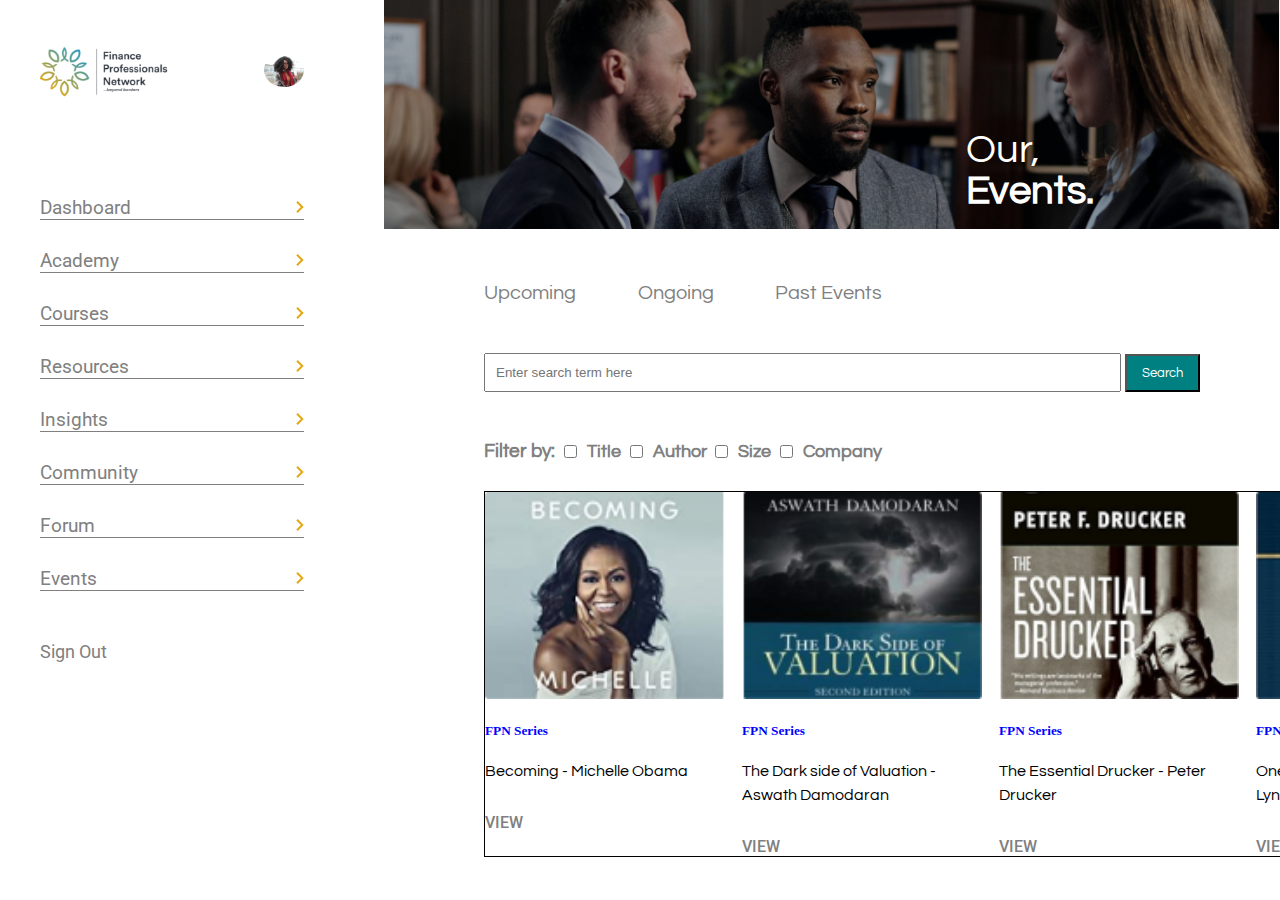
<file: pastevents.html>
<!DOCTYPE html>
<html lang="en">
  <head>
    <meta charset="UTF-8" />
    <meta name="viewport" content="width=device-width, initial-scale=1.0" />
    <title>Finance Pro Network</title>
    <link rel="stylesheet" href="./landing.css" />
    <link
      href="https://fonts.googleapis.com/css2?family=Questrial&display=swap"
      rel="stylesheet"
    />
    <link href="https://fonts.googleapis.com/css2?family=Roboto:wght@500&display=swap" 
    rel="stylesheet">

    <link href="https://fonts.googleapis.com/css2?family=Roboto&display=swap" 
    rel="stylesheet">

  </head>
  <body>
    <section class="pastevents">
        <div class="event-display">
          <section class="dashboard-nav">
            <div class="dashboard-Header">
              <img src="./i/fpn-Logo.svg" class="signHeader-logo" />
              <img src="./upto/coffe-woman.png" class="userImage" />
            </div>
            <div class="dashboardNav-item">
                <h3>Dashboard</h3>
                <a href="./dashboard.html"><img src="./i/arrow-icon.svg" class="dashboard-Arrowbtn" /></a>
              </div>
              <div class="dashboardNav-item">
                <h3>Academy</h3>
                <a href="#"><img src="./i/arrow-icon.svg" class="dashboard-Arrowbtn" /></a>
              </div>
              <div class="dashboardNav-item">
                <h3>Courses</h3>
                <a href="#"><img src="./i/arrow-icon.svg" class="dashboard-Arrowbtn" /></a>
              </div>
              <div class="dashboardNav-item">
                <h3>Resources</h3>
               <a href="./resources.html"><img src="./i/arrow-icon.svg "  class="dashboard-Arrowbtn" /></a>
              </div>
              <div class="dashboardNav-item">
                <h3>Insights</h3>
                <a href="#"><img src="./i/arrow-icon.svg" class="dashboard-Arrowbtn" /></a>
              </div>
              <div class="dashboardNav-item">
                <h3>Community</h3>
                <a href="#"><img src="./i/arrow-icon.svg" class="dashboard-Arrowbtn" /></a>
              </div>
  
              <div class="dashboardNav-item">
                <h3>Forum</h3>
                <a href="#"><img src="./i/arrow-icon.svg" class="dashboard-Arrowbtn" /></a>
              </div>
  
              <div class="dashboardNav-item">
                <h3>Events</h3>
                <a href="./upcomingevents.html"><img src="./i/arrow-icon.svg" class="dashboard-Arrowbtn" /></a>
              </div>
            <button onclick="logout()"  class="dashboard-signout"> Sign Out </button>
         </section>
           
         
       <section class="event-container">
                  <img src="./events/event-main-image.png" class="eventMainImage"/>
                   <h4 class="dashboardoverlaytext"><span>Our,</span> <br> Events.</h4>
  
                  <div class="resourceFilter">
                    <nav class="resourceNav">
                        <a href="./upcomingevents.html">Upcoming</a>
                        <a href="./ongoingevents.html">Ongoing</a>
                        <a href="./pastevents.html">Past Events</a>
                    </nav>
                       <div class="filterByEmail">
                           <input type="text" placeholder="Enter search term here" class="enterEmail">
                            <button onclick="filterResource()">Search</button>
                       </div>
              
                       <form action="" class="filterCheckbox">
                        <h3 >Filter by:</h3>
                        <span>
                          <input type="checkbox">
                          <label for="title">Title</label>
                        </span>
    
                        <span>
                          <input type="checkbox">
                          <label for="title">Author</label>
                        </span>
    
                        <span>
                          <input type="checkbox">
                          <label for="title">Size</label>
                        </span>
    
                        <span>
                          <input type="checkbox">
                          <label for="title">Company</label>
                        </span>
                      </form>
  
                  </div>
    
                <div class="carousel">
                  <div class="carousel-track">
                    <div class="resourceCard">
                      <img src="./dashboard/resource1.png" class="resourceImage" />
                      <h5 style="color: blue">FPN Series</h5>
                      <p>
                        Becoming - Michelle Obama
                      </p>
                      <a href="#" class="resource-cta">VIEW</a>
                    </div>
                    <div class="resourceCard">
                      <img src="./dashboard/resource2.png" class="resourceImage" />
                      <h5 style="color: blue">FPN Series</h5>
                      <p>
                       The Dark side of Valuation - Aswath Damodaran
                      </p>
                      <a href="#" class="resource-cta">VIEW</a>
                    </div>
                    <div class="resourceCard">
                      <img src="./dashboard/resource3.png" class="resourceImage" />
                      <h5 style="color: blue">FPN Series</h5>
                      <p>
                        The Essential Drucker - Peter Drucker
                      </p>
                      <a href="#" class="resource-cta">VIEW</a>
                    </div>
                    <div class="resourceCard">
                      <img src="./dashboard/resource4.png" class="resourceImage" />
                      <h5 style="color: blue">FPN Series</h5>
                      <p>
                        One up on wall street - Peter Lynch
                      </p>
                      <a href="#" class="resource-cta">VIEW</a>
                    </div>
                    <div class="resourceCard">
                      <img src="./dashboard/resource5.png" class="resourceImage" />
                      <h5 style="color: blue">FPN Series</h5>
                      <p>
                        The Life, Lessons and Rules For Success - Warren Buffet
                      </p>
                      <a href="#" class="resource-cta">VIEW</a>
                    </div>
                    <div class="resourceCard">
                      <img src="./dashboard/resource5.png" class="resourceImage" />
                      <h5 style="color: blue">FPN Series</h5>
                      <p>
                        The Life, Lessons and Rules For Success - Warren Buffet
                      </p>
                      <a href="#" class="resource-cta">VIEW</a>
                    </div>
  
                    <div class="resourceCard">
                      <img src="./dashboard/resource5.png" class="resourceImage" />
                      <h5 style="color: blue">FPN Series</h5>
                      <p>
                        The Life, Lessons and Rules For Success - Warren Buffet
                      </p>
                      <a href="#" class="resource-cta">VIEW</a>
                    </div>
  
                    <div class="resourceCard">
                      <img src="./dashboard/resource5.png" class="resourceImage" />
                      <h5 style="color: blue">FPN Series</h5>
                      <p>
                        The Life, Lessons and Rules For Success - Warren Buffet
                      </p>
                      <a href="#" class="resource-cta">VIEW</a>
                    </div>
                  </div>
                </div>
          </section>
     </section>
  
  

    <script src="./main.js"></script>
  </body>
</html>
</file>
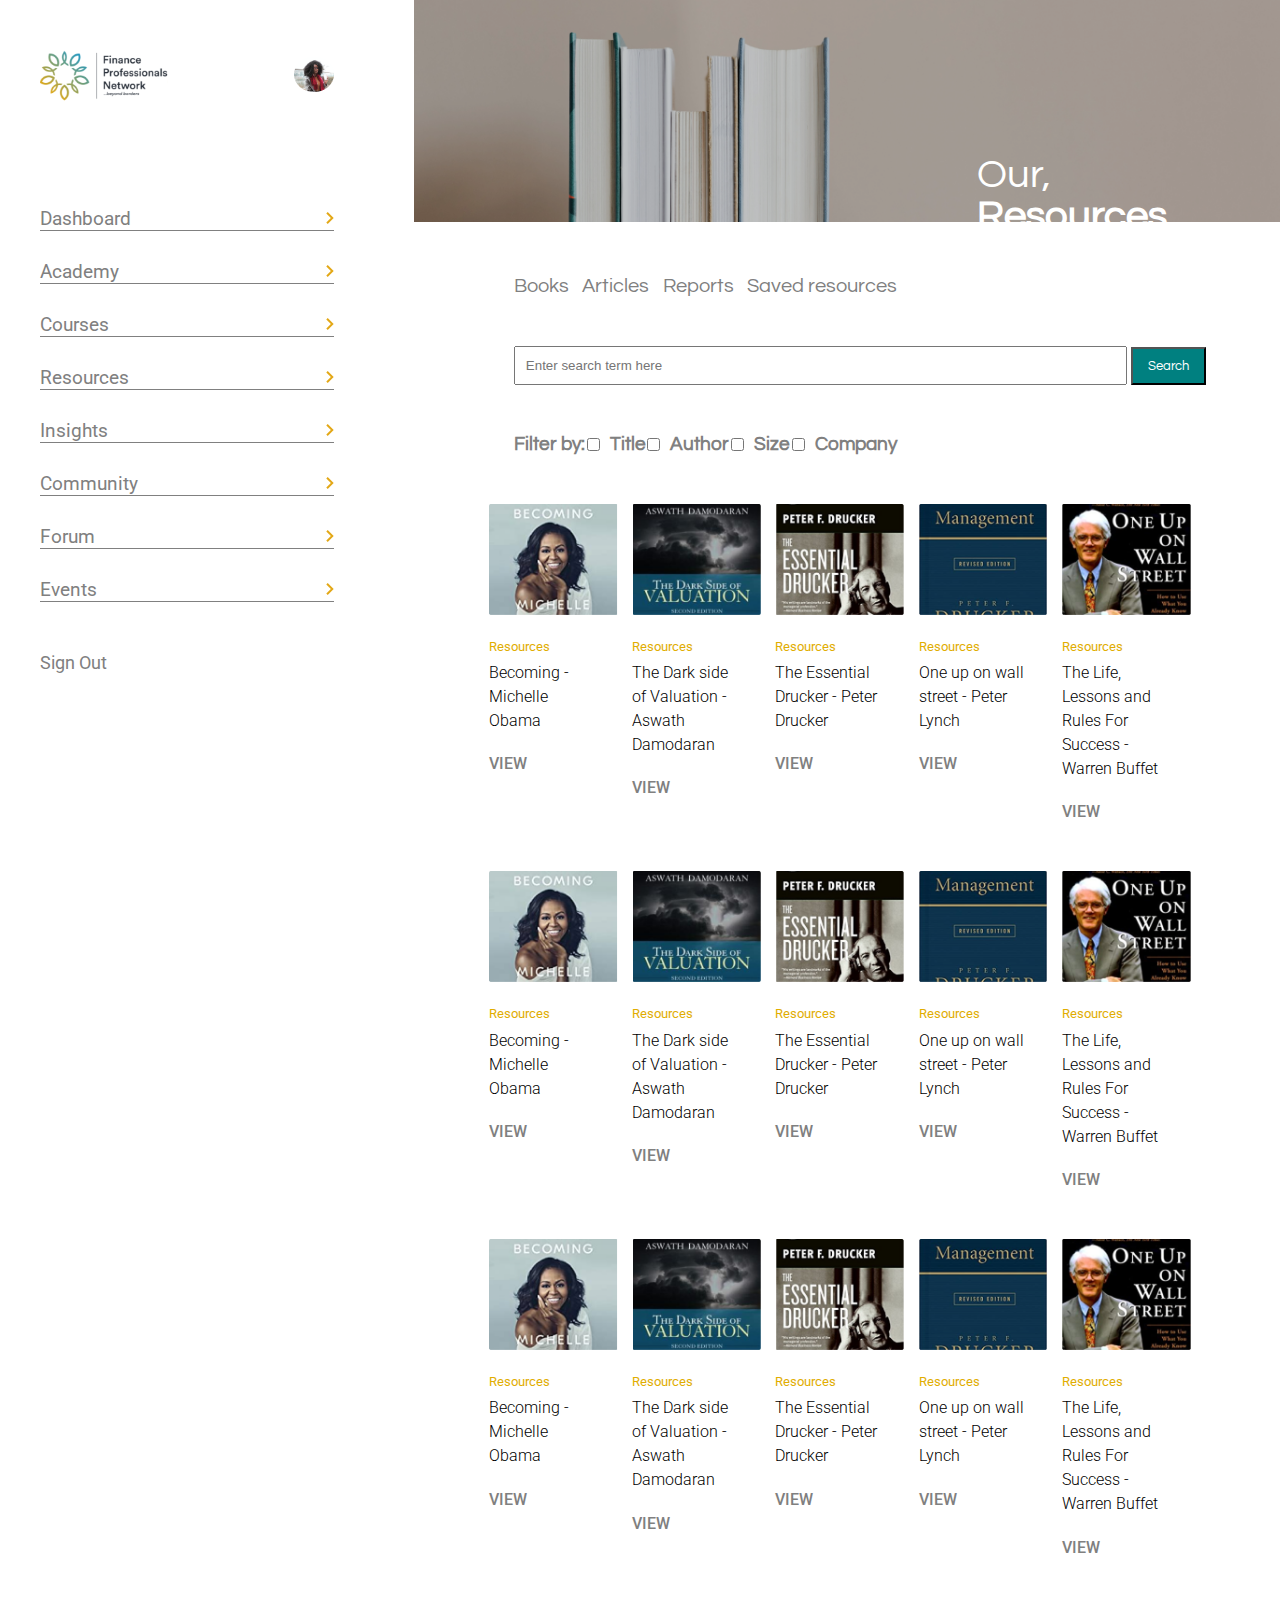
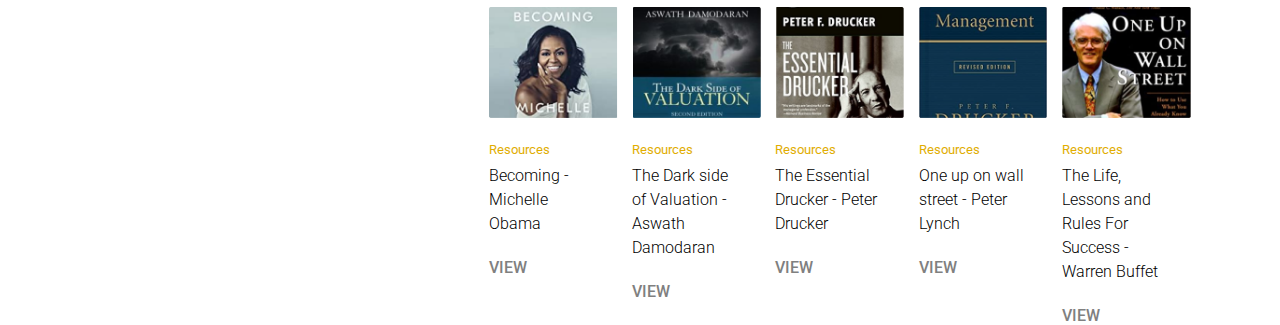
<file: resources.html>
<!DOCTYPE html>
<html lang="en">
  <head>
    <meta charset="UTF-8" />
    <meta name="viewport" content="width=device-width, initial-scale=1.0" />
    <title>Finance Pro Network</title>
    <link rel="stylesheet" href="./landing.css" />
    <link
      href="https://fonts.googleapis.com/css2?family=Questrial&display=swap"
      rel="stylesheet"
    />
    <link href="https://fonts.googleapis.com/css2?family=Roboto:wght@500&display=swap" 
    rel="stylesheet">
    <link href="https://fonts.googleapis.com/css2?family=Roboto&display=swap" 
    rel="stylesheet">

  </head>
  <body>
    <section class="resource-section">
      <div class="resource-display">
        <section class="dashboard-nav">
          <div class="dashboard-Header">
            <img src="./i/fpn-Logo.svg" class="signHeader-logo" />
            <img src="./upto/coffe-woman.png" class="userImage" />
          </div>
          <div class="dashboardNav-item">
            <h3>Dashboard</h3>
            <a href="./dashboard.html"
              ><img src="./i/arrow-icon.svg" class="dashboard-Arrowbtn"
            /></a>
          </div>
          <div class="dashboardNav-item">
            <h3>Academy</h3>
            <a href="#"
              ><img src="./i/arrow-icon.svg" class="dashboard-Arrowbtn"
            /></a>
          </div>
          <div class="dashboardNav-item">
            <h3>Courses</h3>
            <a href="./resources.html"
              ><img src="./i/arrow-icon.svg" class="dashboard-Arrowbtn"
            /></a>
          </div>
          <div class="dashboardNav-item">
            <h3>Resources</h3>
            <a href="./resources.html"
              ><img src="./i/arrow-icon.svg " class="dashboard-Arrowbtn"
            /></a>
          </div>
          <div class="dashboardNav-item">
            <h3>Insights</h3>
            <a href="#"
              ><img src="./i/arrow-icon.svg" class="dashboard-Arrowbtn"
            /></a>
          </div>
          <div class="dashboardNav-item">
            <h3>Community</h3>
            <a href="#"
              ><img src="./i/arrow-icon.svg" class="dashboard-Arrowbtn"
            /></a>
          </div>

          <div class="dashboardNav-item">
            <h3>Forum</h3>
            <a href="#"
              ><img src="./i/arrow-icon.svg" class="dashboard-Arrowbtn"
            /></a>
          </div>

          <div class="dashboardNav-item">
            <h3>Events</h3>
            <a href="./upcomingevents.html"
              ><img src="./i/arrow-icon.svg" class="dashboard-Arrowbtn"
            /></a>
          </div>

          <button onclick="logout()" class="dashboard-signout">Sign Out</button>
        </section>

        <section class="resource-container">
          <img
            src="./resources/resoure-main-book.png"
            class="resourceMainImage"
          />
          <h4 class="dashboardoverlaytext">
            <span>Our,</span> <br />
            Resources
          </h4>

          <div class="resourceFilter">
            <nav class="resourceNav">
              <a href="" class="resourceNavItem1">Books</a>
              <a href="" class="resourceNavItem2">Articles</a>
              <a href="" class="resourceNavItem3">Reports</a>
              <a href="" class="resourceNavItem4">Saved resources</a>
            </nav>
            <div class="filterByEmail">
              <input
                type="text"
                placeholder="Enter search term here"
                class="enterEmail"
              />
              <button onclick="filterResource()">Search</button>
            </div>

            <div class="filterCheckbox">
              <h3>Filter by:</h3>
              <span
                ><input type="checkbox" />
                <h3>Title</h3>
              </span>

              <span
                ><input type="checkbox" />
                <h3>Author</h3>
              </span>

              <span
                ><input type="checkbox" />
                <h3>Size</h3>
              </span>

              <span
                ><input type="checkbox" />
                <h3>Company</h3>
              </span>
            </div>
          </div>

          <div class="resourcePageSetOne">
            <div class="resourceCard">
              <img src="./dashboard/resource1.png" class="resourceImage" />
              <h5>Resources</h5>
              <p>Becoming - Michelle Obama</p>
              <a href="./bookreview.html" class="resource-cta">VIEW</a>
            </div>
            <div class="resourceCard">
              <img src="./dashboard/resource2.png" class="resourceImage" />
              <h5>Resources</h5>
              <p>The Dark side of Valuation - Aswath Damodaran</p>
              <a href="./bookreview.html" class="resource-cta">VIEW</a>
            </div>
            <div class="resourceCard">
              <img src="./dashboard/resource3.png" class="resourceImage" />
              <h5>Resources</h5>
              <p>The Essential Drucker - Peter Drucker</p>
              <a href="./bookreview.html" class="resource-cta">VIEW</a>
            </div>
            <div class="resourceCard">
              <img src="./dashboard/resource4.png" class="resourceImage" />
              <h5>Resources</h5>
              <p>One up on wall street - Peter Lynch</p>
              <a href="./bookreview.html" class="resource-cta">VIEW</a>
            </div>
            <div class="resourceCard">
              <img src="./dashboard/resource5.png" class="resourceImage" />
              <h5>Resources</h5>
              <p>The Life, Lessons and Rules For Success - Warren Buffet</p>
              <a href="./bookreview.html" class="resource-cta">VIEW</a>
            </div>
          </div>
          <div class="resourcePageSetTwo">
            <div class="resourceCard">
              <img src="./dashboard/resource1.png" class="resourceImage" />
              <h5>Resources</h5>
              <p>Becoming - Michelle Obama</p>
              <a href="./bookreview.html" class="resource-cta">VIEW</a>
            </div>
            <div class="resourceCard">
              <img src="./dashboard/resource2.png" class="resourceImage" />
              <h5>Resources</h5>
              <p>The Dark side of Valuation - Aswath Damodaran</p>
              <a href="./bookreview.html" class="resource-cta">VIEW</a>
            </div>
            <div class="resourceCard">
              <img src="./dashboard/resource3.png" class="resourceImage" />
              <h5>Resources</h5>
              <p>The Essential Drucker - Peter Drucker</p>
              <a href="./bookreview.html" class="resource-cta">VIEW</a>
            </div>
            <div class="resourceCard">
              <img src="./dashboard/resource4.png" class="resourceImage" />
              <h5>Resources</h5>
              <p>One up on wall street - Peter Lynch</p>
              <a href="./bookreview.html" class="resource-cta">VIEW</a>
            </div>
            <div class="resourceCard">
              <img src="./dashboard/resource5.png" class="resourceImage" />
              <h5>Resources</h5>
              <p>The Life, Lessons and Rules For Success - Warren Buffet</p>
              <a href="./bookreview.html" class="resource-cta">VIEW</a>
            </div>
          </div>

          <div class="resourcePageSetThree">
            <div class="resourceCard">
              <img src="./dashboard/resource1.png" class="resourceImage" />
              <h5>Resources</h5>
              <p>Becoming - Michelle Obama</p>
              <a href="./bookreview.html" class="resource-cta">VIEW</a>
            </div>
            <div class="resourceCard">
              <img src="./dashboard/resource2.png" class="resourceImage" />
              <h5>Resources</h5>
              <p>The Dark side of Valuation - Aswath Damodaran</p>
              <a href="./bookreview.html" class="resource-cta">VIEW</a>
            </div>
            <div class="resourceCard">
              <img src="./dashboard/resource3.png" class="resourceImage" />
              <h5>Resources</h5>
              <p>The Essential Drucker - Peter Drucker</p>
              <a href="./bookreview.html" class="resource-cta">VIEW</a>
            </div>
            <div class="resourceCard">
              <img src="./dashboard/resource4.png" class="resourceImage" />
              <h5>Resources</h5>
              <p>One up on wall street - Peter Lynch</p>
              <a href="./bookreview.html" class="resource-cta">VIEW</a>
            </div>
            <div class="resourceCard">
              <img src="./dashboard/resource5.png" class="resourceImage" />
              <h5>Resources</h5>
              <p>The Life, Lessons and Rules For Success - Warren Buffet</p>
              <a href="./bookreview.html" class="resource-cta">VIEW</a>
            </div>
          </div>

          <div class="resourcePageSetFour">
            <div class="resourceCard">
              <img src="./dashboard/resource1.png" class="resourceImage" />
              <h5>Resources</h5>
              <p>Becoming - Michelle Obama</p>
              <a href="./bookreview.html" class="resource-cta">VIEW</a>
            </div>
            <div class="resourceCard">
              <img src="./dashboard/resource2.png" class="resourceImage" />
              <h5>Resources</h5>
              <p>The Dark side of Valuation - Aswath Damodaran</p>
              <a href="./bookreview.html" class="resource-cta">VIEW</a>
            </div>
            <div class="resourceCard">
              <img src="./dashboard/resource3.png" class="resourceImage" />
              <h5>Resources</h5>
              <p>The Essential Drucker - Peter Drucker</p>
              <a href="./bookreview.html" class="resource-cta">VIEW</a>
            </div>
            <div class="resourceCard">
              <img src="./dashboard/resource4.png" class="resourceImage" />
              <h5>Resources</h5>
              <p>One up on wall street - Peter Lynch</p>
              <a href="/bookreview.html" class="resource-cta">VIEW</a>
            </div>
            <div class="resourceCard">
              <img src="./dashboard/resource5.png" class="resourceImage" />
              <h5>Resources</h5>
              <p>The Life, Lessons and Rules For Success - Warren Buffet</p>
              <a href="./bookreview.html" class="resource-cta">VIEW</a>
            </div>
          </div>
        </section>
      </div>
    </section>

    <script src="./main.js"></script>
  </body>
</html>
</file>
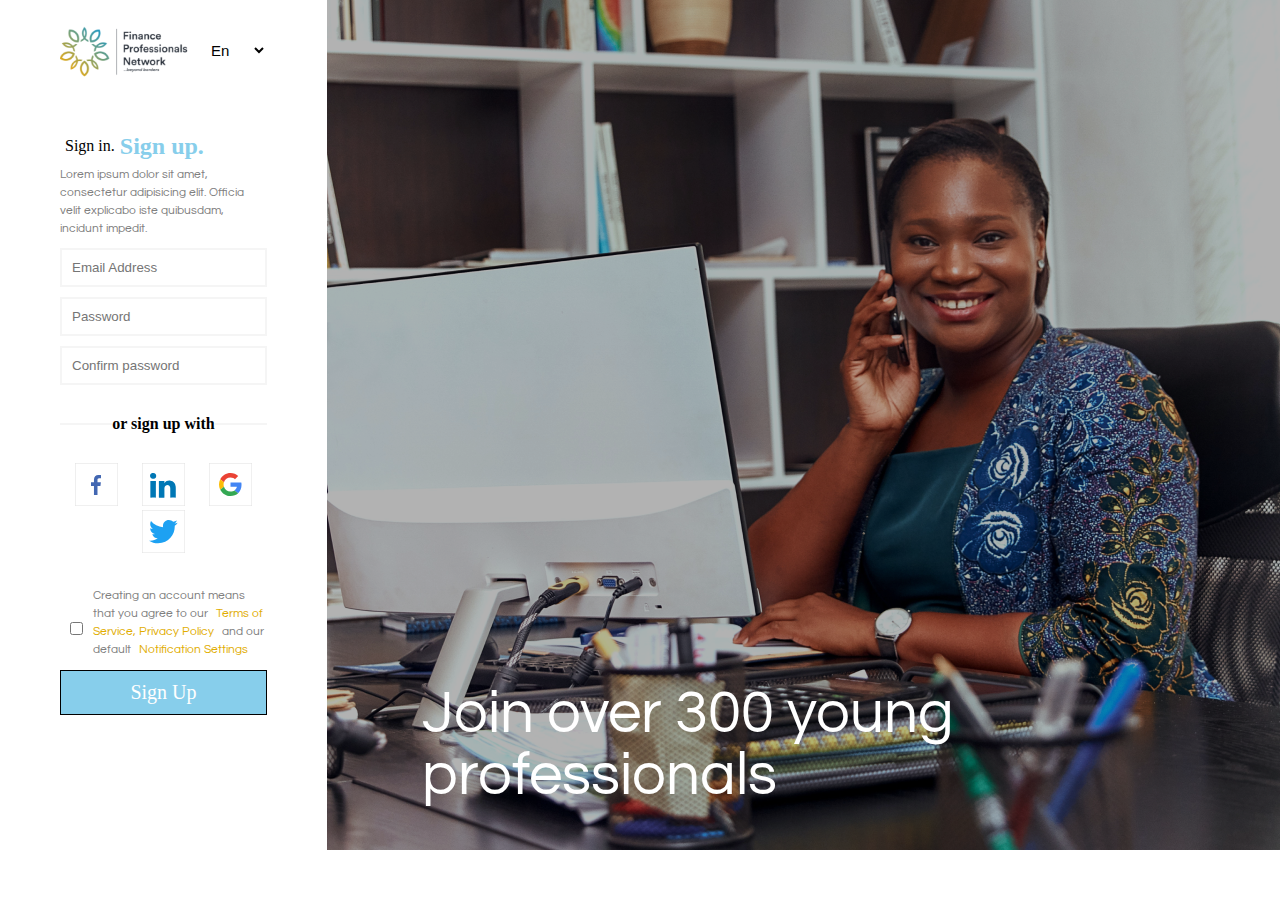
<file: signup.html>
<!DOCTYPE html>
<html lang="en">
  <head>
    <meta charset="UTF-8" />
    <meta name="viewport" content="width=device-width, initial-scale=1.0" />
    <title>Finance Pro Network</title>
    <link rel="stylesheet" href="./landing.css" />
    <link
      href="https://fonts.googleapis.com/css2?family=Questrial&display=swap"
      rel="stylesheet"
    />
    <link href="https://fonts.googleapis.com/css2?family=Roboto:wght@500&display=swap" 
    rel="stylesheet">
    

  </head>
  <body>
    <section class="signupPage">
        <div class="signupDisplay">
          <div class="sign">
            <div class="signHeader">
              <img src="./i/fpn-Logo.svg" class="signHeader-logo" />
              <select
                name="languages"
                class="signHeader-language"
                style="border: transparent; background-color: transparent"
              >
                <option value="English">En</option>
                <option value="French">Fre</option>
                <option value="Spanish">Spn</option>
                <option value="Dutch">Dutch</option>
              </select>
            </div>
            <div class="sign-identifier">
                <a href="./login.html" style="
                background-color: transparent;
                font-weight: 300px;
                border: transparent;
                color: black;
              ">Sign in.</a>
              <h2 style="color: skyblue">Sign up.</h2>
                
              </div>

            <p>
              Lorem ipsum dolor sit amet, consectetur adipisicing elit. Officia
              velit explicabo iste quibusdam, incidunt impedit.
            </p>
            <div class="signEmailContainer">
              <input
                type="text"
                placeholder="Email Address"
                class="signupEmail"
              />
              <input
                type="password"
                placeholder="Password"
                class="signupPassword"
              />
              <input
                type="password"
                placeholder="Confirm password"
                class="confirmPassword"
              />
            </div>
            <h4>or sign up with</h4>
  
            <div class="sign-icons">
              <a href="http://placecorgi.com" target="_blank"
                ><img src="./icons/blue-facebook.svg" class="icon"
              /></a>
              <a href="http://placecorgi.com" target="_blank"
                ><img src="./icons/LinkedIn.svg" class="icon"
              /></a>
              <a href="http://placecorgi.com" target="_blank"
                ><img src="./icons/Google.svg" class="icon"
              /></a>
              <a href="http://placecorgi.com" target="_blank"
                ><img src="./icons/blue-Twitter.svg" class="icon"
              /></a>
            </div>
            <div class="terms-c">
              <input type="checkbox" class="checkbox" />
              <p class="caution">
                Creating an account means that you agree to our
                <a href="http://placecorgi.com" target="_blank"
                  >Terms of Service, Privacy Policy</a
                >
                and our default
                <a href="http://placecorgi.com" target="_blank"
                  >Notification Settings</a
                >
              </p>
            </div>
            <a onclick="signUp()" href="./dashboard.html" class="signbtn"> Sign Up</a>
          </div>
          <div class="signImage">
            <img src="./upto/smiling-woman.png" class="signImage" />
            <p class="signImage-text">Join over 300 young professionals</p>
          </div>
        </div>
      </section>

    <script src="./main.js"></script>
  </body>
</html>
</file>
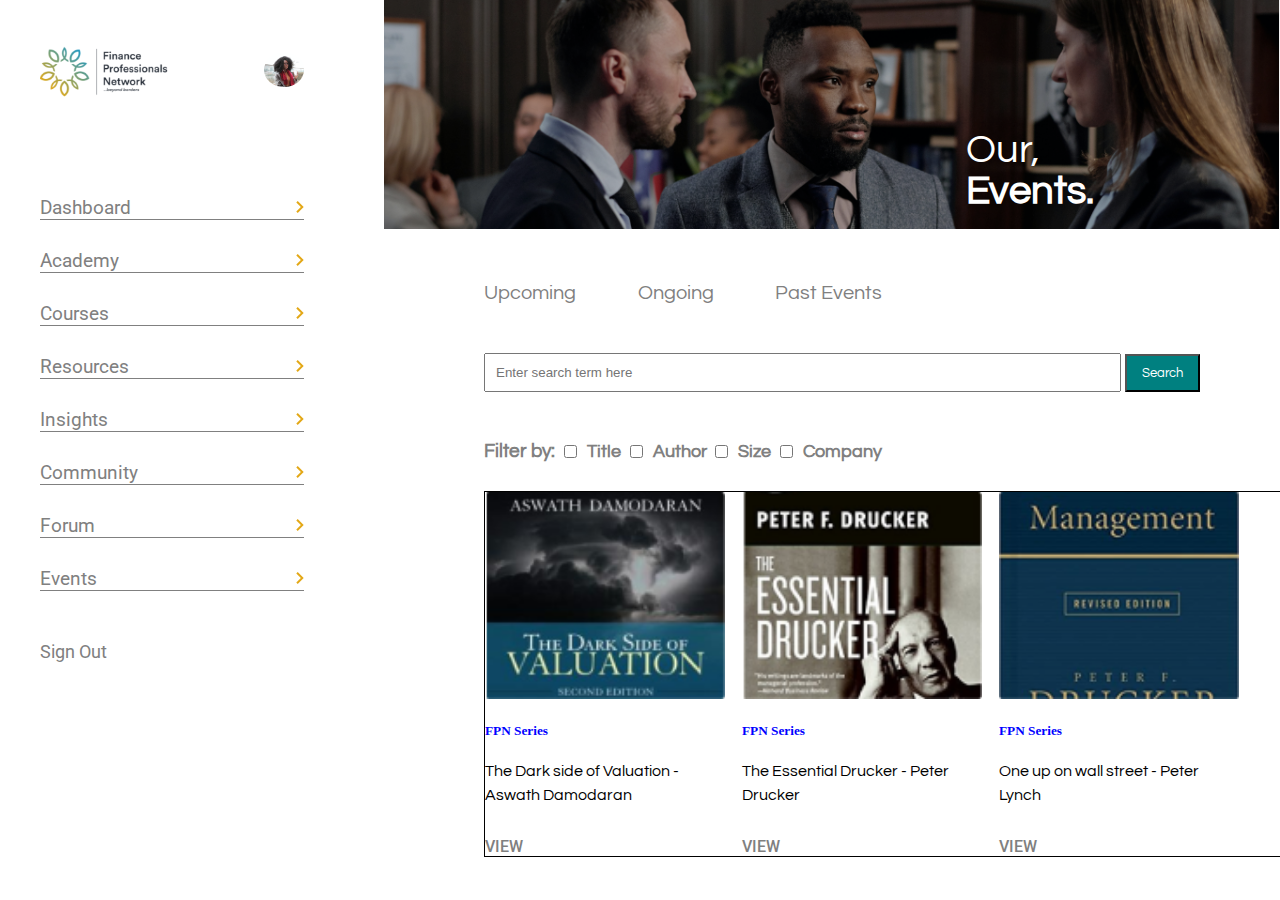
<file: upcomingevents.html>
<!DOCTYPE html>
<html lang="en">
  <head>
    <meta charset="UTF-8" />
    <meta name="viewport" content="width=device-width, initial-scale=1.0" />
    <title>Finance Pro Network</title>
    <link rel="stylesheet" href="./landing.css" />
    <link
      href="https://fonts.googleapis.com/css2?family=Questrial&display=swap"
      rel="stylesheet"
    />
    <link href="https://fonts.googleapis.com/css2?family=Roboto:wght@500&display=swap" 
    rel="stylesheet">

    

  </head>
  <body>
    <section class="upcomingevents">
        <div class="event-display">
          <section class="dashboard-nav">
            <div class="dashboard-Header">
              <img src="./i/fpn-Logo.svg" class="signHeader-logo" />
              <img src="./upto/coffe-woman.png" class="userImage" />
            </div>
            <div class="dashboardNav-item">
                <h3>Dashboard</h3>
                <a href="./dashboard.html"><img src="./i/arrow-icon.svg" class="dashboard-Arrowbtn" /></a>
              </div>
              <div class="dashboardNav-item">
                <h3>Academy</h3>
                <a href="#"><img src="./i/arrow-icon.svg" class="dashboard-Arrowbtn" /></a>
              </div>
              <div class="dashboardNav-item">
                <h3>Courses</h3>
                <a href="#"><img src="./i/arrow-icon.svg" class="dashboard-Arrowbtn" /></a>
              </div>
              <div class="dashboardNav-item">
                <h3>Resources</h3>
               <a href="./resources.html"><img src="./i/arrow-icon.svg "  class="dashboard-Arrowbtn" /></a>
              </div>
              <div class="dashboardNav-item">
                <h3>Insights</h3>
                <a href="#"><img src="./i/arrow-icon.svg" class="dashboard-Arrowbtn" /></a>
              </div>
              <div class="dashboardNav-item">
                <h3>Community</h3>
                <a href="#"><img src="./i/arrow-icon.svg" class="dashboard-Arrowbtn" /></a>
              </div>
  
              <div class="dashboardNav-item">
                <h3>Forum</h3>
                <a href="#"><img src="./i/arrow-icon.svg" class="dashboard-Arrowbtn" /></a>
              </div>
  
              <div class="dashboardNav-item">
                <h3>Events</h3>
                <a href="./upcomingevents.html"><img src="./i/arrow-icon.svg" class="dashboard-Arrowbtn" /></a>
              </div>
            <button onclick="logout()"  class="dashboard-signout"> Sign Out </button>
         </section>
           
         
       <section class="event-container">
                  <img src="./events/event-main-image.png" class="eventMainImage"/>
                   <h4 class="dashboardoverlaytext"><span>Our,</span> <br> Events.</h4>
  
                  <div class="resourceFilter">
                    <nav class="resourceNav">
                        <a href="./upcomingevents.html">Upcoming</a>
                        <a href="./ongoingevents.html">Ongoing</a>
                        <a href="./pastevents.html">Past Events</a>
                    </nav>
                       <div class="filterByEmail">
                           <input type="text" placeholder="Enter search term here" class="enterEmail">
                            <button onclick="filterResource()">Search</button>
                       </div>
                        <form action="" class="filterCheckbox">
                          <h3 >Filter by:</h3>
                          <span>
                            <input type="checkbox">
                            <label for="title">Title</label>
                          </span>
      
                          <span>
                            <input type="checkbox">
                            <label for="author">Author</label>
                          </span>
      
                          <span>
                            <input type="checkbox">
                            <label for="size">Size</label>
                          </span>
      
                          <span>
                            <input type="checkbox">
                            <label for="company">Company</label>
                          </span>
                        </form>
                     
  
                  </div>
    
                <div class="carousel">
                  <div class="carousel-track">
                   
                    <div class="resourceCard">
                      <img src="./dashboard/resource2.png" class="resourceImage" />
                      <h5 style="color: blue">FPN Series</h5>
                      <p>
                       The Dark side of Valuation - Aswath Damodaran
                      </p>
                      <a href="#" class="resource-cta">VIEW</a>
                    </div>
                    <div class="resourceCard">
                      <img src="./dashboard/resource3.png" class="resourceImage" />
                      <h5 style="color: blue">FPN Series</h5>
                      <p>
                        The Essential Drucker - Peter Drucker
                      </p>
                      <a href="#" class="resource-cta">VIEW</a>
                    </div>
                    <div class="resourceCard">
                      <img src="./dashboard/resource4.png" class="resourceImage" />
                      <h5 style="color: blue">FPN Series</h5>
                      <p>
                        One up on wall street - Peter Lynch
                      </p>
                      <a href="#" class="resource-cta">VIEW</a>
                    </div>
                  </div>
                </div>
          </section>
     </section>

    <script src="./main.js"></script>
  </body>
</html>
</file>
